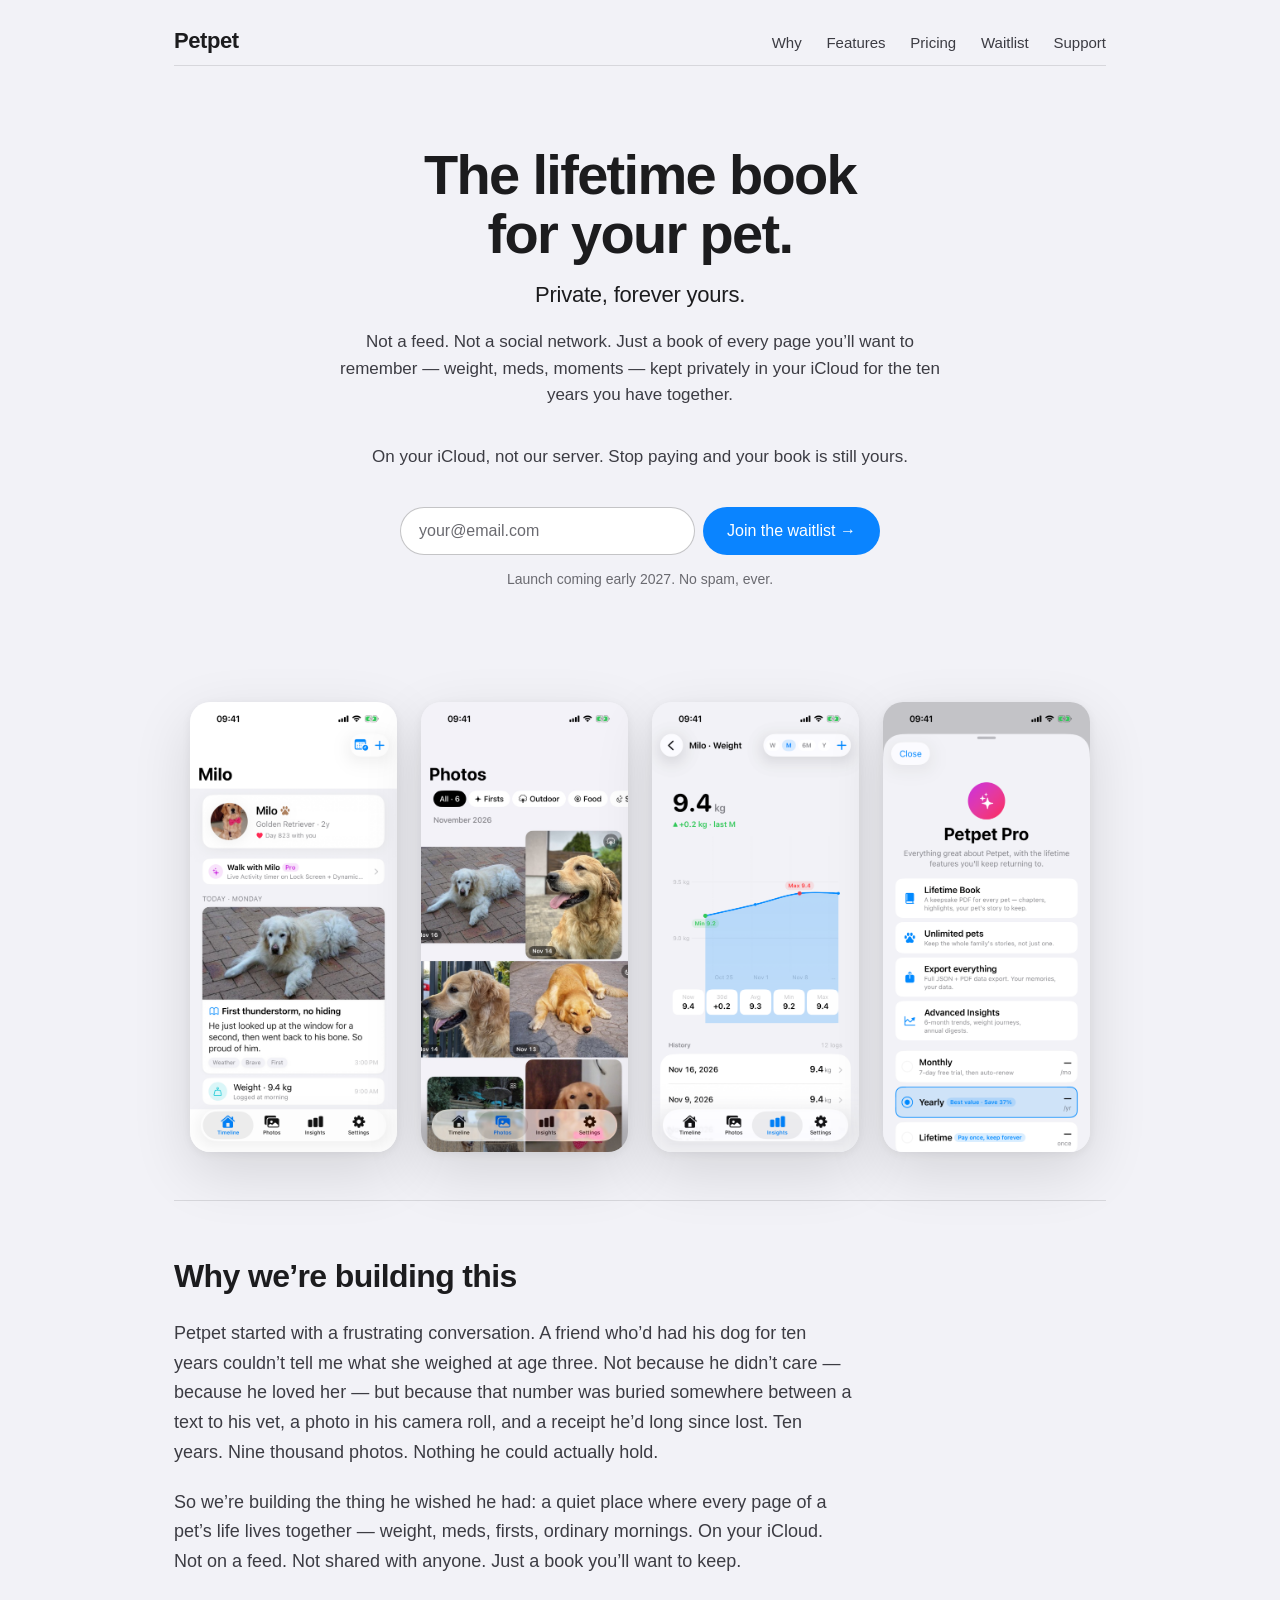
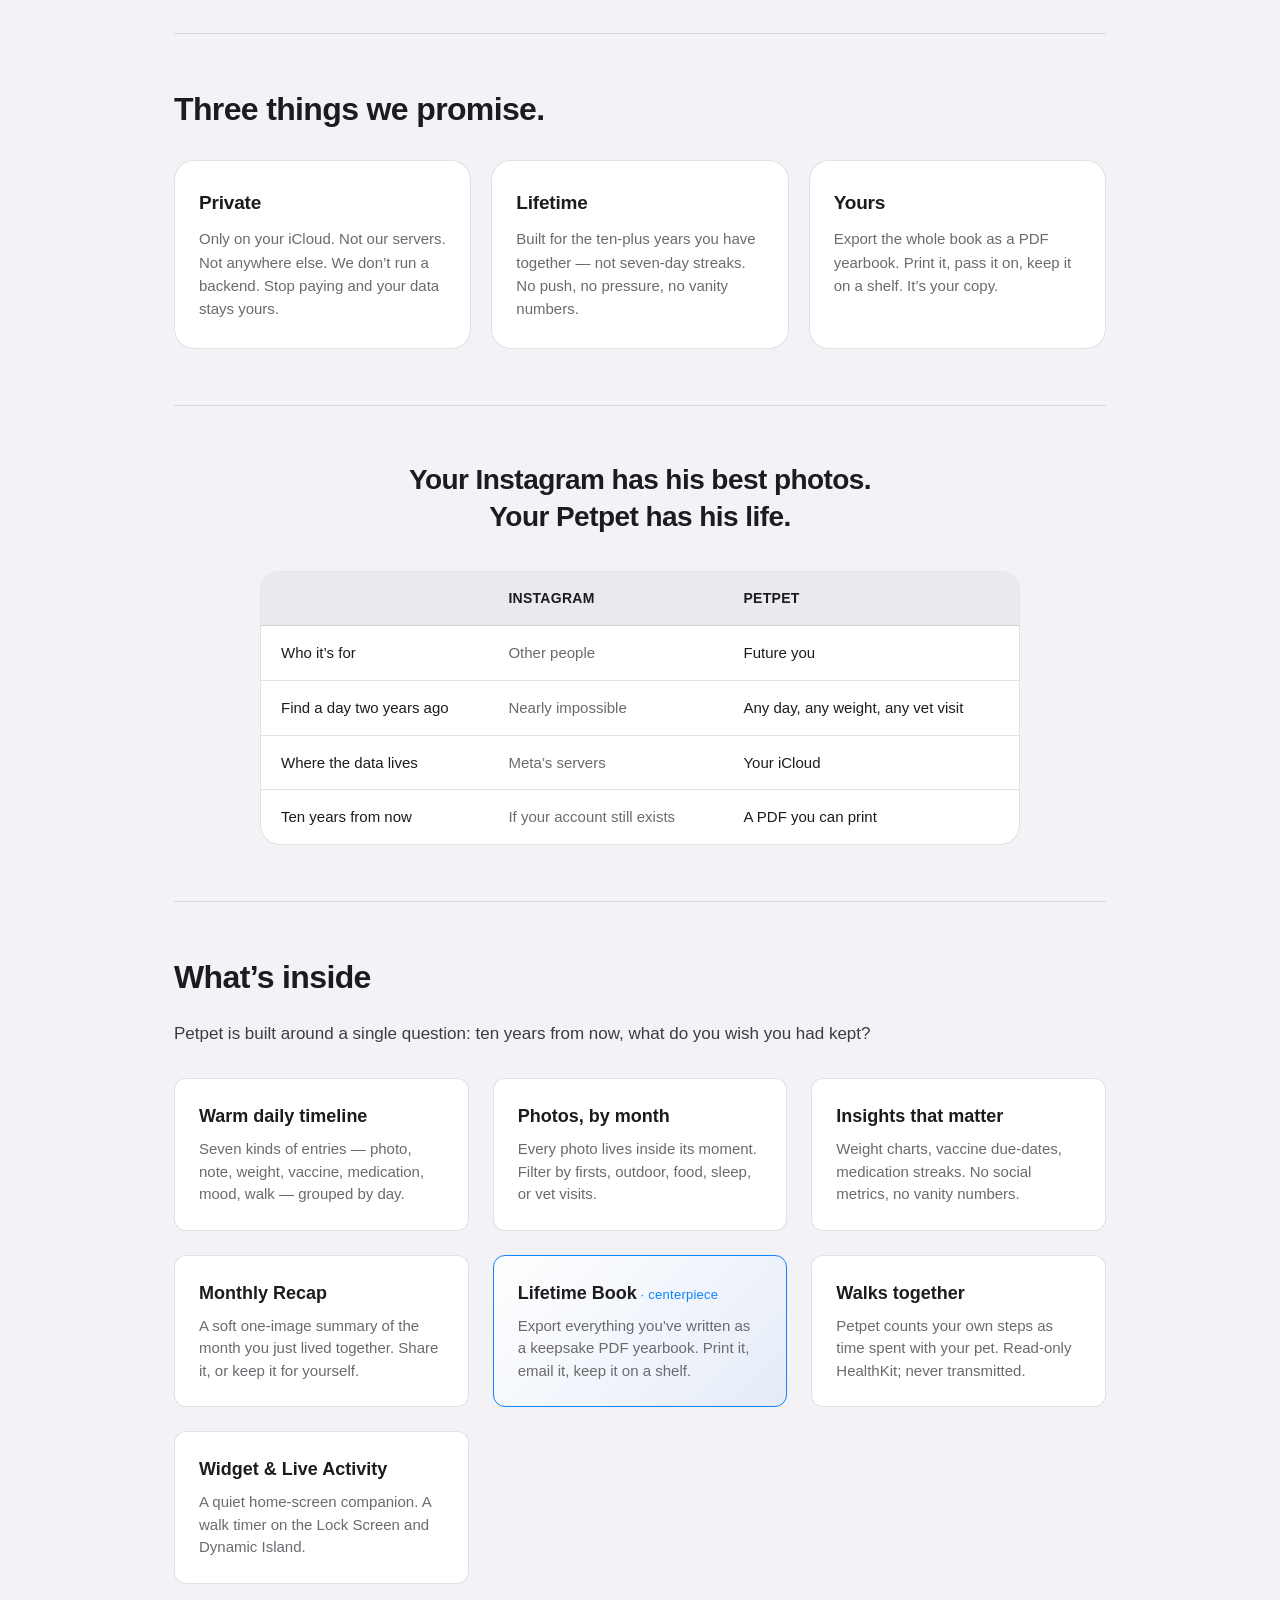
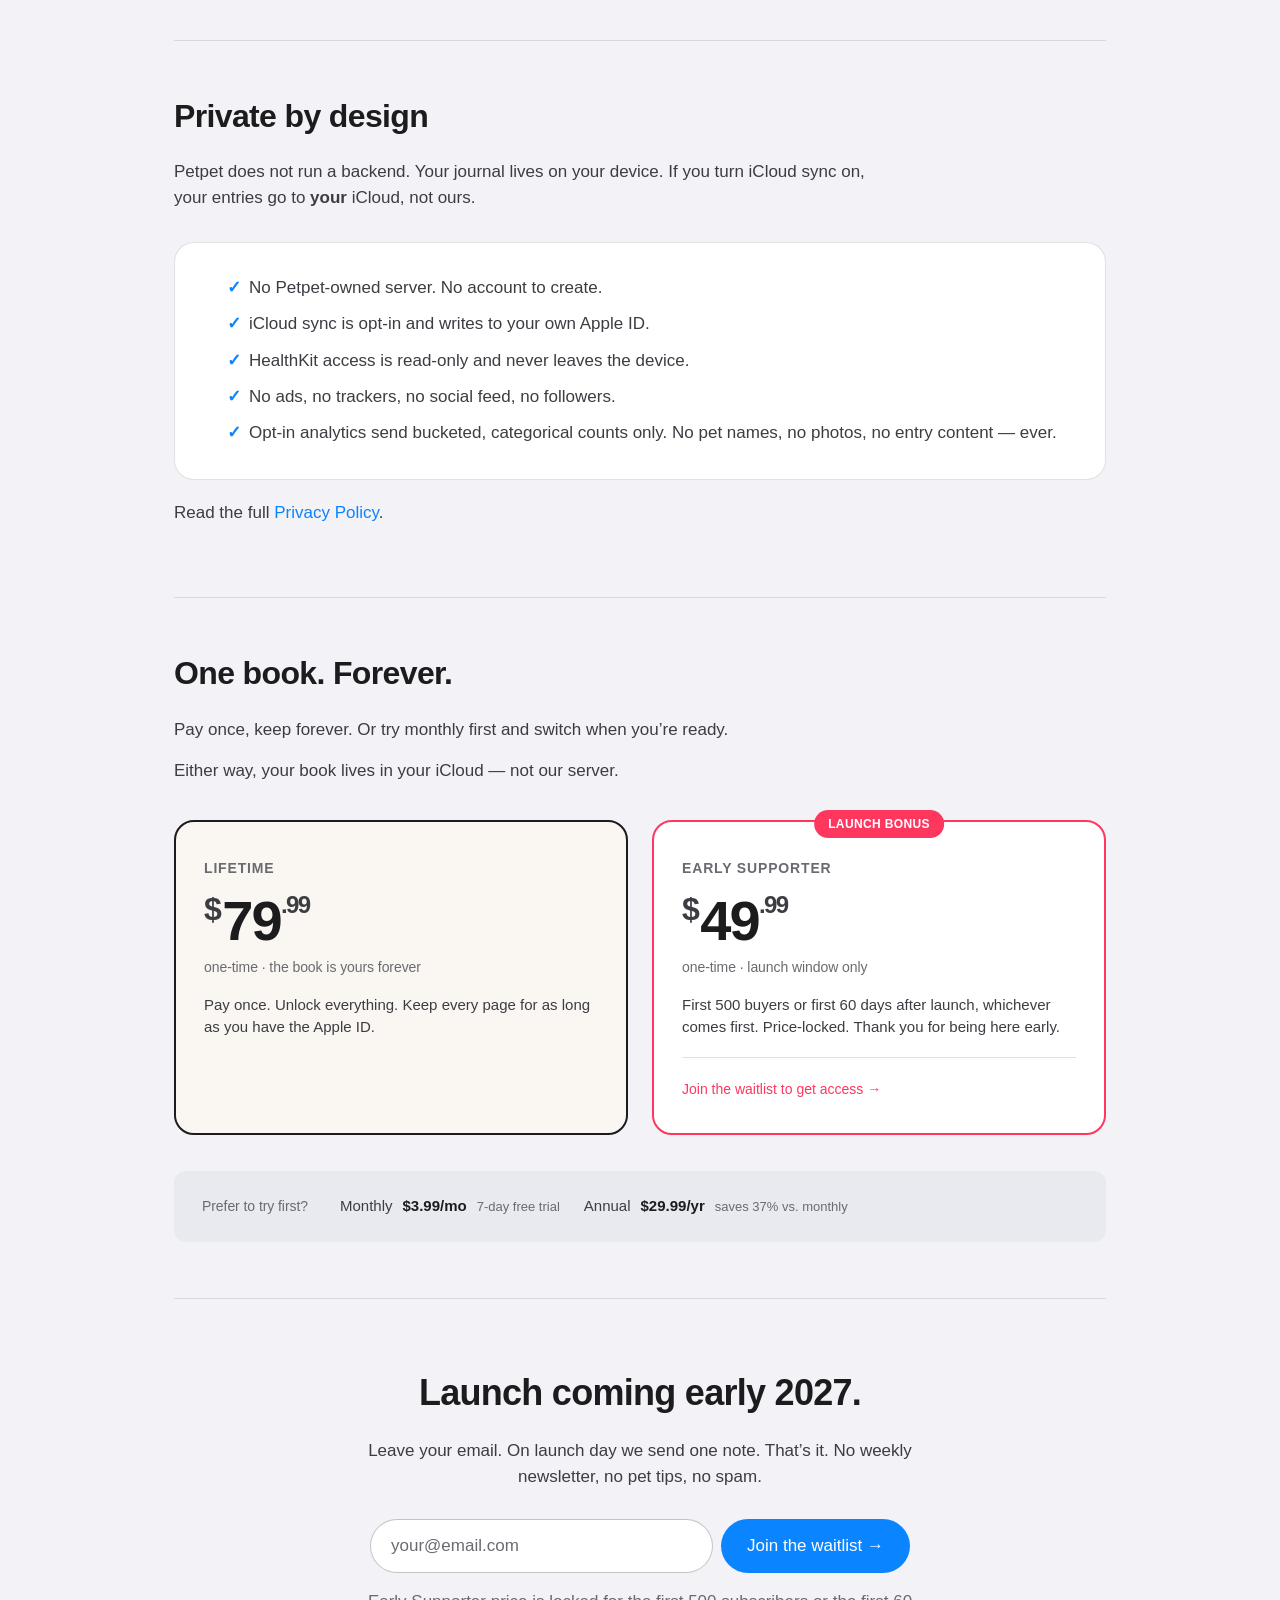
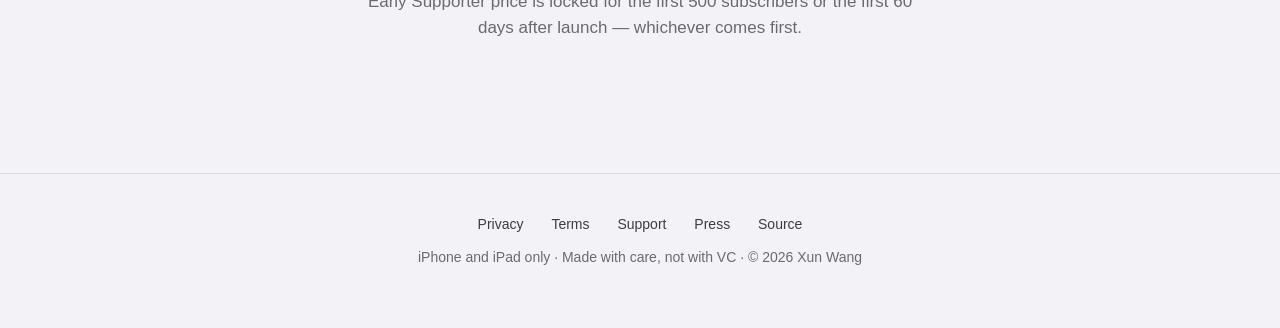
<file: index.html>
<!DOCTYPE html>
<html lang="en">
<head>
  <meta charset="UTF-8" />
  <meta name="viewport" content="width=device-width, initial-scale=1.0" />
  <title>Petpet — the lifetime book for your pet</title>
  <meta name="description" content="The lifetime book for your pet. Private, forever yours. Not a feed. Just a quiet place for every page of their life — kept on your iCloud, for the ten years you share." />

  <link rel="canonical" href="https://petpet-app.pages.dev/" />
  <meta name="robots" content="index,follow" />
  <meta name="author" content="Xun Wang" />
  <meta name="keywords" content="pet journal, pet diary, pet book, pet memorial, pet keepsake, dog diary, cat journal, pet weight tracker, pet vaccine tracker, pet medication log, pet health journal, private pet app" />

  <!-- Open Graph · Facebook / LinkedIn / Messenger / Discord -->
  <meta property="og:site_name" content="Petpet" />
  <meta property="og:title" content="Petpet — the lifetime book for your pet" />
  <meta property="og:description" content="The lifetime book for your pet. Private, forever yours. Not a feed. Just a quiet place for every page of their life — kept on your iCloud, for the ten years you share." />
  <meta property="og:type" content="website" />
  <meta property="og:locale" content="en_US" />
  <meta property="og:url" content="https://petpet-app.pages.dev/" />
  <meta property="og:image" content="https://petpet-app.pages.dev/assets/og-card.png" />
  <meta property="og:image:width" content="1200" />
  <meta property="og:image:height" content="630" />
  <meta property="og:image:alt" content="Petpet — the lifetime book for your pet. A sleeping cat curled up on an open book." />

  <!-- Twitter Card -->
  <meta name="twitter:card" content="summary_large_image" />
  <meta name="twitter:title" content="Petpet — the lifetime book for your pet" />
  <meta name="twitter:description" content="The lifetime book for your pet. Private, forever yours. Not a feed. Just a quiet place for every page of their life — kept on your iCloud, for the ten years you share." />
  <meta name="twitter:image" content="https://petpet-app.pages.dev/assets/og-card.png" />
  <meta name="twitter:image:alt" content="Petpet — the lifetime book for your pet. A sleeping cat curled up on an open book." />

  <!-- Apple / Safari -->
  <meta name="theme-color" content="#f2f2f7" media="(prefers-color-scheme: light)" />
  <meta name="theme-color" content="#000000" media="(prefers-color-scheme: dark)" />
  <meta name="apple-mobile-web-app-title" content="Petpet" />
  <meta name="application-name" content="Petpet" />
  <meta name="format-detection" content="telephone=no" />
  <link rel="icon" type="image/png" sizes="32x32" href="favicon-32.png" />
  <link rel="icon" type="image/png" sizes="192x192" href="icon-192.png" />
  <link rel="apple-touch-icon" sizes="180x180" href="apple-touch-icon.png" />

  <!-- Structured data · SoftwareApplication schema · helps Google rich results -->
  <script type="application/ld+json">
  {
    "@context": "https://schema.org",
    "@type": "MobileApplication",
    "name": "Petpet",
    "description": "The lifetime book for your pet. Private, forever yours. A quiet journal for every page of your pet's life — walks, weight, meds, ordinary moments — kept on your own iCloud, not on any server we operate.",
    "applicationCategory": "LifestyleApplication",
    "operatingSystem": "iOS 17+",
    "softwareVersion": "1.0.0",
    "url": "https://petpet-app.pages.dev/",
    "image": "https://petpet-app.pages.dev/assets/og-card.png",
    "author": {
      "@type": "Person",
      "name": "Xun Wang"
    },
    "offers": [
      {
        "@type": "Offer",
        "name": "Petpet Pro Monthly",
        "price": "3.99",
        "priceCurrency": "USD",
        "category": "subscription"
      },
      {
        "@type": "Offer",
        "name": "Petpet Pro Yearly",
        "price": "29.99",
        "priceCurrency": "USD",
        "category": "subscription"
      },
      {
        "@type": "Offer",
        "name": "Petpet Pro Lifetime",
        "price": "79.99",
        "priceCurrency": "USD",
        "category": "one-time"
      }
    ]
  }
  </script>

  <link rel="stylesheet" href="css/style.css" />
</head>
<body>
  <nav class="top">
    <div class="inner">
      <div class="brand"><a href="./">Petpet</a></div>
      <div class="links">
        <a href="#why">Why</a>
        <a href="#features">Features</a>
        <a href="#pricing">Pricing</a>
        <a href="#waitlist">Waitlist</a>
        <a href="support/">Support</a>
      </div>
    </div>
  </nav>

  <main>
    <!-- ────────────── HERO ────────────── -->
    <section class="hero">
      <h1>The lifetime book<br />for your pet.</h1>
      <p class="tagline">Private, forever yours.</p>
      <p class="sub-tagline">
        Not a feed. Not a social network. Just a book of every page
        you&rsquo;ll want to remember — weight, meds, moments —
        kept privately in your iCloud for the ten years you have together.
      </p>
      <p class="sub-tagline">
        On your iCloud, not our server. Stop paying and your book is
        still yours.
      </p>

      <!-- Buttondown waitlist form. -->
      <form
        class="waitlist-form"
        action="https://buttondown.com/api/emails/embed-subscribe/petpet"
        method="post"
        target="popupwindow"
        onsubmit="window.open('https://buttondown.com/petpet', 'popupwindow')"
      >
        <input
          type="email"
          name="email"
          id="bd-email-hero"
          placeholder="your@email.com"
          autocomplete="email"
          required
        />
        <input type="hidden" value="1" name="embed" />
        <button type="submit">Join the waitlist →</button>
      </form>
      <p class="waitlist-note">Launch coming early 2027. No spam, ever.</p>
    </section>

    <!-- ────────────── SCREENSHOTS ────────────── -->
    <div class="screens">
      <img src="assets/screen_timeline.png" alt="Milo's timeline with a thunderstorm entry and tags" />
      <img src="assets/screen_photos.jpg" alt="Photo library grouped by month with tag filters" />
      <img src="assets/screen_weight.png" alt="Weight detail view with min and max callouts and 12-month history" />
      <img src="assets/screen_paywall.png" alt="Petpet Pro paywall with Lifetime, Yearly, and Monthly options" />
    </div>

    <!-- ────────────── WHY ────────────── -->
    <section id="why">
      <h2>Why we&rsquo;re building this</h2>
      <p class="founder-note">
        Petpet started with a frustrating conversation. A friend who&rsquo;d
        had his dog for ten years couldn&rsquo;t tell me what she weighed at
        age three. Not because he didn&rsquo;t care — because he loved her —
        but because that number was buried somewhere between a text to his
        vet, a photo in his camera roll, and a receipt he&rsquo;d long since lost.
        Ten years. Nine thousand photos. Nothing he could actually hold.
      </p>
      <p class="founder-note">
        So we&rsquo;re building the thing he wished he had: a quiet place where
        every page of a pet&rsquo;s life lives together — weight, meds,
        firsts, ordinary mornings. On your iCloud. Not on a feed.
        Not shared with anyone. Just a book you&rsquo;ll want to keep.
      </p>
    </section>

    <!-- ────────────── THREE PILLARS ────────────── -->
    <section id="pillars">
      <h2>Three things we promise.</h2>
      <div class="pillars">
        <div class="pillar">
          <h3>Private</h3>
          <p>
            Only on your iCloud. Not our servers. Not anywhere else.
            We don&rsquo;t run a backend. Stop paying and your data
            stays yours.
          </p>
        </div>
        <div class="pillar">
          <h3>Lifetime</h3>
          <p>
            Built for the ten-plus years you have together — not seven-day
            streaks. No push, no pressure, no vanity numbers.
          </p>
        </div>
        <div class="pillar">
          <h3>Yours</h3>
          <p>
            Export the whole book as a PDF yearbook. Print it, pass it on,
            keep it on a shelf. It&rsquo;s your copy.
          </p>
        </div>
      </div>
    </section>

    <!-- ────────────── VS INSTAGRAM ────────────── -->
    <section id="vs-instagram">
      <h2>
        Your Instagram has his best photos.<br />
        Your Petpet has his life.
      </h2>
      <div class="comparison">
        <table>
          <thead>
            <tr>
              <th></th>
              <th>Instagram</th>
              <th>Petpet</th>
            </tr>
          </thead>
          <tbody>
            <tr>
              <td>Who it&rsquo;s for</td>
              <td>Other people</td>
              <td>Future you</td>
            </tr>
            <tr>
              <td>Find a day two years ago</td>
              <td>Nearly impossible</td>
              <td>Any day, any weight, any vet visit</td>
            </tr>
            <tr>
              <td>Where the data lives</td>
              <td>Meta&rsquo;s servers</td>
              <td>Your iCloud</td>
            </tr>
            <tr>
              <td>Ten years from now</td>
              <td>If your account still exists</td>
              <td>A PDF you can print</td>
            </tr>
          </tbody>
        </table>
      </div>
    </section>

    <!-- ────────────── FEATURES ────────────── -->
    <section id="features">
      <h2>What&rsquo;s inside</h2>
      <p>
        Petpet is built around a single question: ten years from now,
        what do you wish you had kept?
      </p>
      <div class="features">
        <div class="feature">
          <h3>Warm daily timeline</h3>
          <p>Seven kinds of entries — photo, note, weight, vaccine, medication, mood, walk — grouped by day.</p>
        </div>
        <div class="feature">
          <h3>Photos, by month</h3>
          <p>Every photo lives inside its moment. Filter by firsts, outdoor, food, sleep, or vet visits.</p>
        </div>
        <div class="feature">
          <h3>Insights that matter</h3>
          <p>Weight charts, vaccine due-dates, medication streaks. No social metrics, no vanity numbers.</p>
        </div>
        <div class="feature">
          <h3>Monthly Recap</h3>
          <p>A soft one-image summary of the month you just lived together. Share it, or keep it for yourself.</p>
        </div>
        <div class="feature featured">
          <h3>Lifetime Book</h3>
          <p>Export everything you&rsquo;ve written as a keepsake PDF yearbook. Print it, email it, keep it on a shelf.</p>
        </div>
        <div class="feature">
          <h3>Walks together</h3>
          <p>Petpet counts your own steps as time spent with your pet. Read-only HealthKit; never transmitted.</p>
        </div>
        <div class="feature">
          <h3>Widget &amp; Live Activity</h3>
          <p>A quiet home-screen companion. A walk timer on the Lock Screen and Dynamic Island.</p>
        </div>
      </div>
    </section>

    <!-- ────────────── PRIVACY ────────────── -->
    <section id="privacy">
      <h2>Private by design</h2>
      <p>
        Petpet does not run a backend. Your journal lives on your
        device. If you turn iCloud sync on, your entries go to
        <strong>your</strong> iCloud, not ours.
      </p>
      <div class="stance">
        <ul>
          <li>No Petpet-owned server. No account to create.</li>
          <li>iCloud sync is opt-in and writes to your own Apple ID.</li>
          <li>HealthKit access is read-only and never leaves the device.</li>
          <li>No ads, no trackers, no social feed, no followers.</li>
          <li>Opt-in analytics send bucketed, categorical counts only. No pet names, no photos, no entry content — ever.</li>
        </ul>
      </div>
      <p style="margin-top: 20px;">
        Read the full <a href="privacy/">Privacy Policy</a>.
      </p>
    </section>

    <!-- ────────────── PRICING ────────────── -->
    <section id="pricing">
      <h2>One book. Forever.</h2>
      <p>
        Pay once, keep forever. Or try monthly first and switch when
        you&rsquo;re ready.
      </p>
      <p>
        Either way, your book lives in your iCloud — not our server.
      </p>

      <div class="pricing-primary">
        <div class="price-card primary">
          <div class="plan-label">Lifetime</div>
          <div class="amount"><span class="currency">$</span>79<span class="cents">.99</span></div>
          <div class="period">one-time · the book is yours forever</div>
          <div class="note">
            Pay once. Unlock everything. Keep every page for as long
            as you have the Apple ID.
          </div>
        </div>

        <div class="price-card early-supporter">
          <div class="badge">Launch bonus</div>
          <div class="plan-label">Early Supporter</div>
          <div class="amount"><span class="currency">$</span>49<span class="cents">.99</span></div>
          <div class="period">one-time · launch window only</div>
          <div class="note">
            First 500 buyers or first 60 days after launch,
            whichever comes first. Price-locked. Thank you for
            being here early.
          </div>
          <div class="es-cta">
            <a href="#waitlist">Join the waitlist to get access &rarr;</a>
          </div>
        </div>
      </div>

      <div class="pricing-secondary">
        <div class="pricing-secondary-label">Prefer to try first?</div>
        <div class="pricing-secondary-rows">
          <div class="row">
            <span class="name">Monthly</span>
            <span class="price">$3.99/mo</span>
            <span class="meta">7-day free trial</span>
          </div>
          <div class="row">
            <span class="name">Annual</span>
            <span class="price">$29.99/yr</span>
            <span class="meta">saves 37% vs. monthly</span>
          </div>
        </div>
      </div>
    </section>

    <!-- ────────────── FINAL WAITLIST ────────────── -->
    <section id="waitlist" class="waitlist-final">
      <h2>Launch coming early 2027.</h2>
      <p>
        Leave your email. On launch day we send one note.
        That&rsquo;s it. No weekly newsletter, no pet tips, no spam.
      </p>
      <form
        class="waitlist-form large"
        action="https://buttondown.com/api/emails/embed-subscribe/petpet"
        method="post"
        target="popupwindow"
        onsubmit="window.open('https://buttondown.com/petpet', 'popupwindow')"
      >
        <input
          type="email"
          name="email"
          id="bd-email-final"
          placeholder="your@email.com"
          autocomplete="email"
          required
        />
        <input type="hidden" value="1" name="embed" />
        <button type="submit">Join the waitlist →</button>
      </form>
      <p class="waitlist-note">
        Early Supporter price is locked for the first 500 subscribers
        or the first 60 days after launch — whichever comes first.
      </p>
    </section>
  </main>

  <footer>
    <div class="links">
      <a href="privacy/">Privacy</a>
      <a href="terms/">Terms</a>
      <a href="support/">Support</a>
      <a href="press/">Press</a>
      <a href="https://github.com/same4869/app-160-Petpet">Source</a>
    </div>
    <div>iPhone and iPad only · Made with care, not with VC · © 2026 Xun Wang</div>
  </footer>
</body>
</html>
</file>
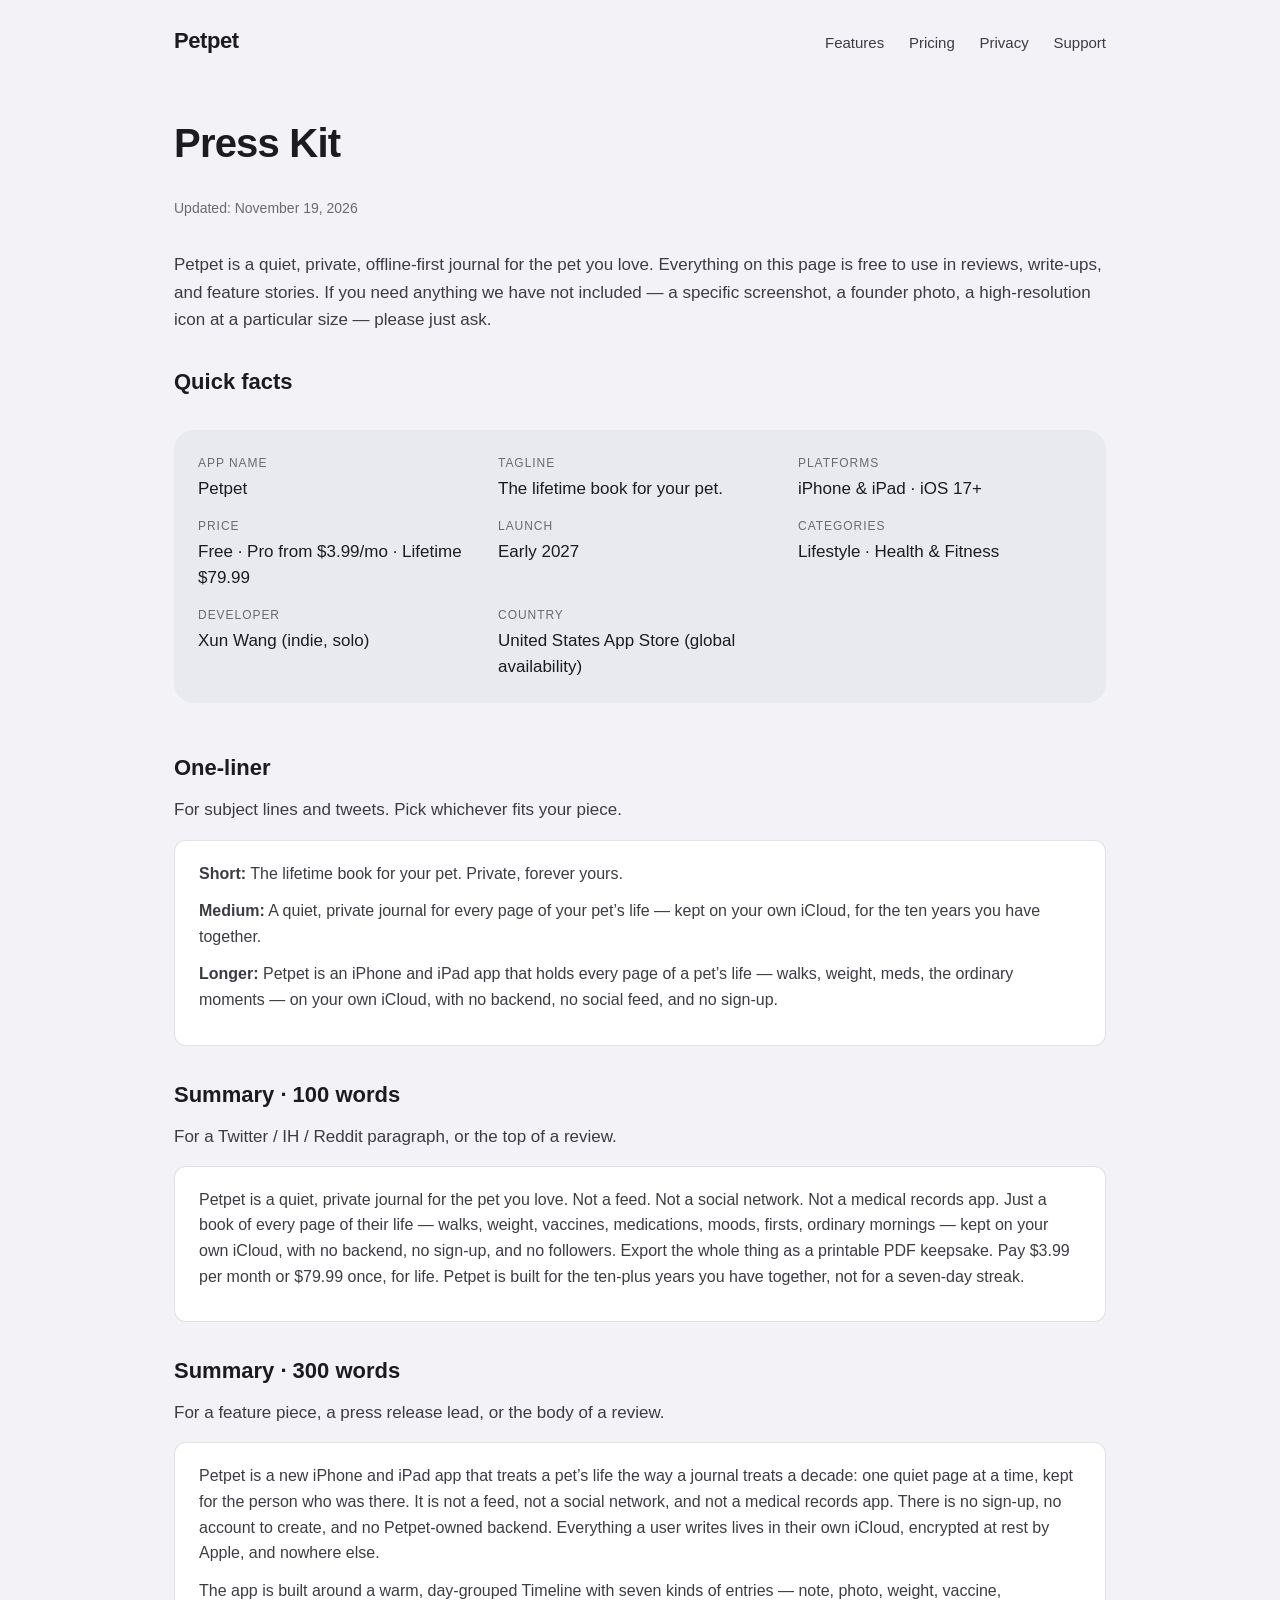
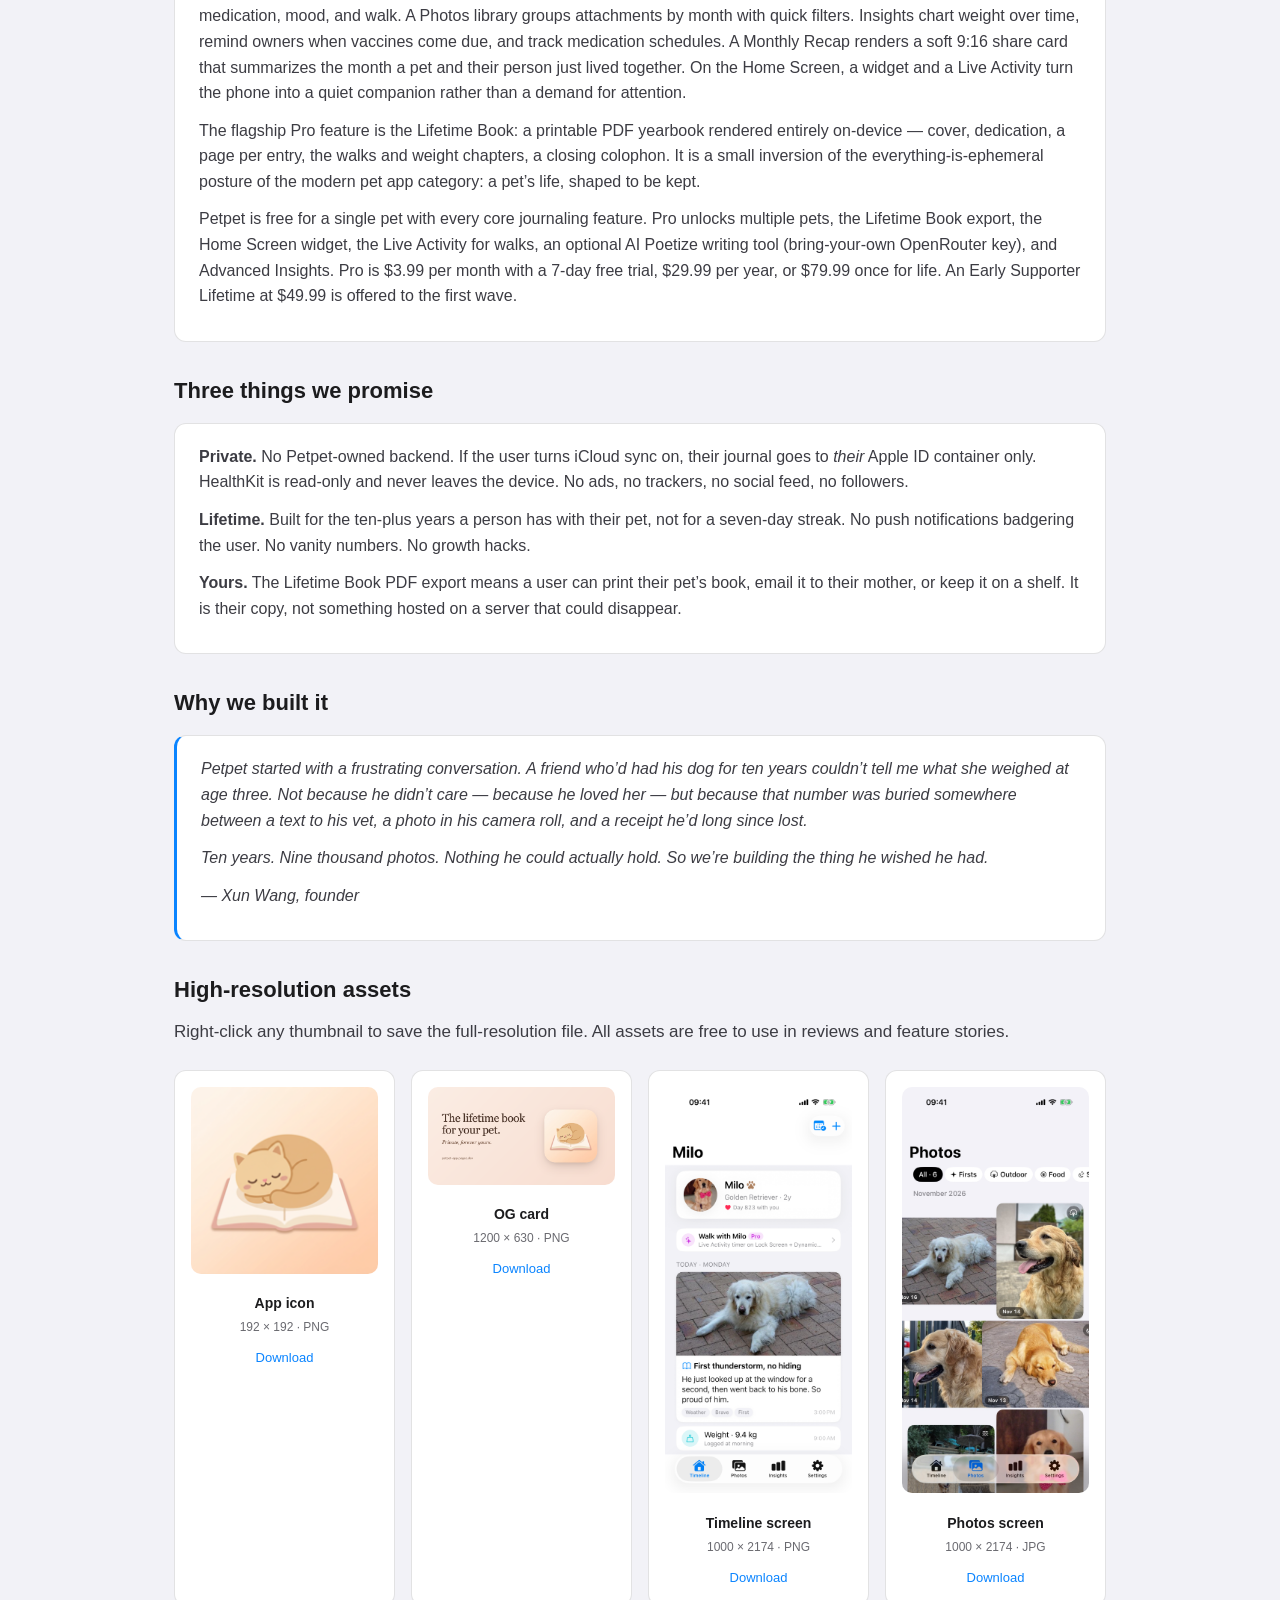
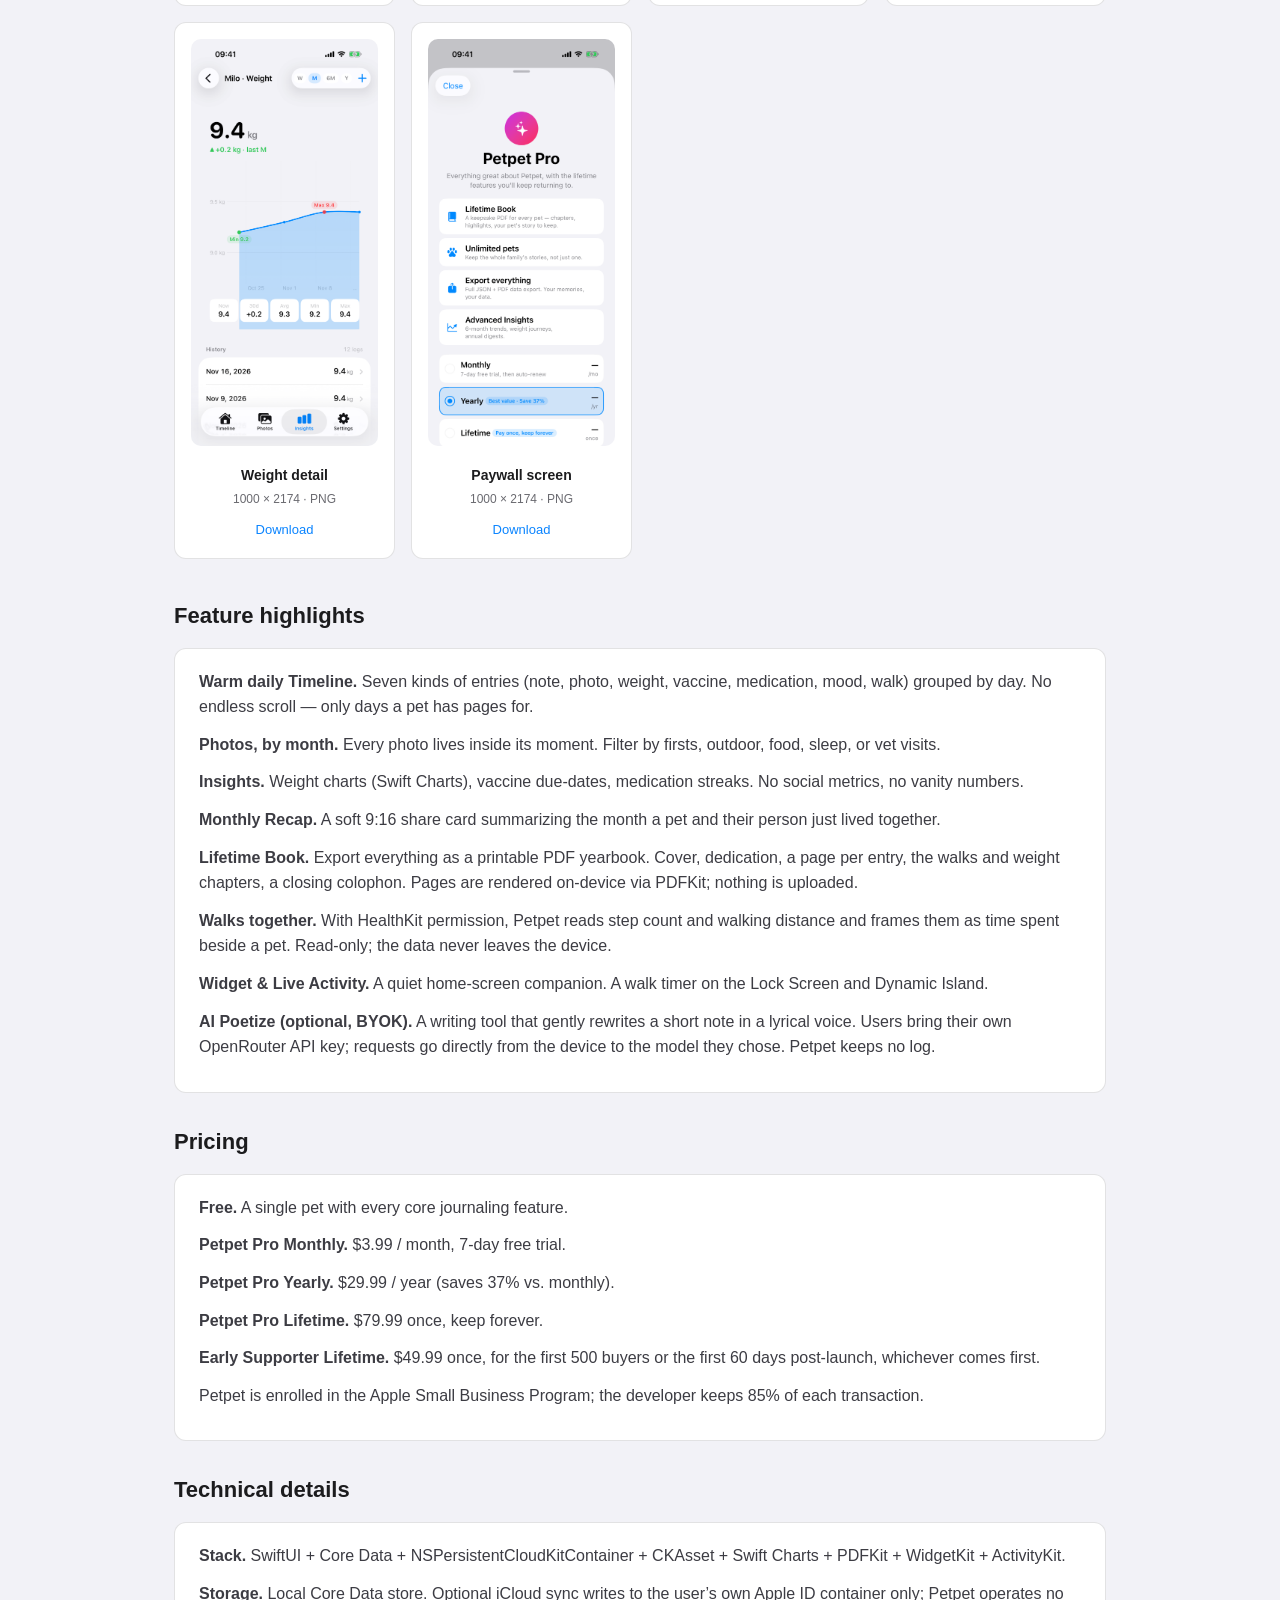
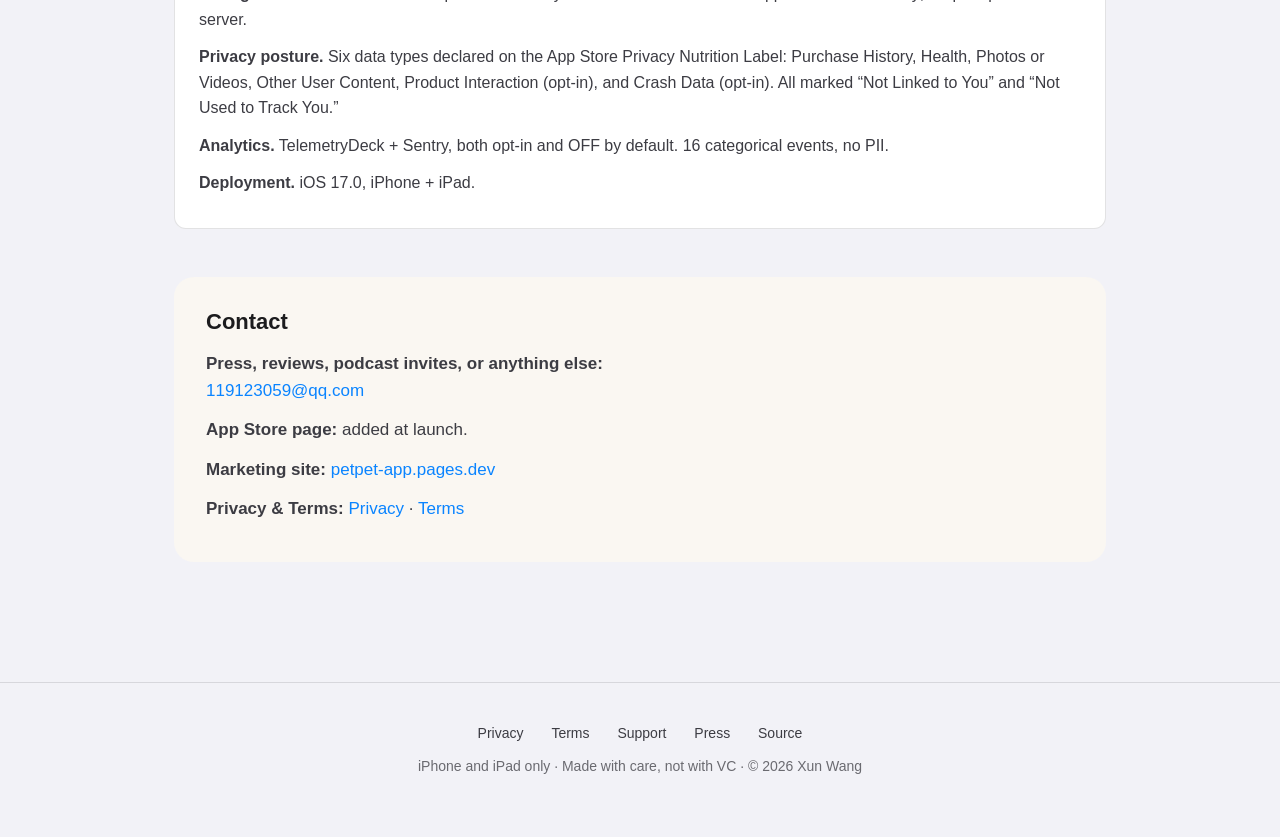
<file: press/index.html>
<!DOCTYPE html>
<html lang="en">
<head>
  <meta charset="UTF-8" />
  <meta name="viewport" content="width=device-width, initial-scale=1.0" />
  <title>Press Kit — Petpet</title>
  <meta name="description" content="Press kit for Petpet — the lifetime book for your pet. One-liner, summaries, high-resolution assets, feature highlights, and contact." />

  <link rel="canonical" href="https://petpet-app.pages.dev/press/" />
  <meta name="robots" content="index,follow" />

  <meta property="og:site_name" content="Petpet" />
  <meta property="og:title" content="Press Kit — Petpet" />
  <meta property="og:description" content="Press kit for Petpet — the lifetime book for your pet. One-liner, summaries, high-resolution assets, feature highlights, and contact." />
  <meta property="og:type" content="website" />
  <meta property="og:locale" content="en_US" />
  <meta property="og:url" content="https://petpet-app.pages.dev/press/" />
  <meta property="og:image" content="https://petpet-app.pages.dev/assets/og-card.png" />
  <meta property="og:image:width" content="1200" />
  <meta property="og:image:height" content="630" />
  <meta property="og:image:alt" content="Petpet — the lifetime book for your pet." />

  <meta name="twitter:card" content="summary_large_image" />
  <meta name="twitter:title" content="Press Kit — Petpet" />
  <meta name="twitter:description" content="One-liner, summaries, high-resolution assets, and contact for Petpet — the lifetime book for your pet." />
  <meta name="twitter:image" content="https://petpet-app.pages.dev/assets/og-card.png" />

  <meta name="theme-color" content="#f2f2f7" media="(prefers-color-scheme: light)" />
  <meta name="theme-color" content="#000000" media="(prefers-color-scheme: dark)" />
  <link rel="icon" type="image/png" sizes="32x32" href="../favicon-32.png" />
  <link rel="icon" type="image/png" sizes="192x192" href="../icon-192.png" />
  <link rel="apple-touch-icon" sizes="180x180" href="../apple-touch-icon.png" />
  <link rel="stylesheet" href="../css/style.css" />

  <style>
    /* Press-kit-only overrides. Keeps the rest of the site CSS untouched. */
    .press-facts {
      display: grid;
      grid-template-columns: repeat(auto-fit, minmax(220px, 1fr));
      gap: 16px;
      margin: 32px 0 48px;
      padding: 24px;
      background: var(--bg-tinted);
      border-radius: var(--radius-lg);
    }
    .press-facts dt {
      font-size: 12px;
      text-transform: uppercase;
      letter-spacing: 0.08em;
      color: var(--label-tertiary);
      margin-bottom: 4px;
    }
    .press-facts dd {
      font-size: 17px;
      color: var(--label-primary);
      font-weight: 500;
      margin: 0;
    }
    .copy-block {
      background: var(--bg-elevated);
      border: 1px solid var(--border);
      border-radius: var(--radius-md);
      padding: 20px 24px;
      margin: 16px 0 32px;
      font-size: 16px;
      line-height: 1.65;
      color: var(--label-primary);
    }
    .copy-block p + p { margin-top: 12px; }
    .copy-block.quote {
      font-style: italic;
      border-left: 3px solid var(--accent);
      color: var(--label-secondary);
    }
    .asset-grid {
      display: grid;
      grid-template-columns: repeat(auto-fit, minmax(200px, 1fr));
      gap: 16px;
      margin: 24px 0 40px;
    }
    .asset-card {
      background: var(--bg-elevated);
      border: 1px solid var(--border);
      border-radius: var(--radius-md);
      padding: 16px;
      text-align: center;
    }
    .asset-card img {
      max-width: 100%;
      height: auto;
      border-radius: 10px;
      margin-bottom: 12px;
      background: var(--bg-tinted);
    }
    .asset-card .asset-name {
      font-size: 14px;
      font-weight: 600;
      color: var(--label-primary);
      margin-bottom: 4px;
    }
    .asset-card .asset-meta {
      font-size: 12px;
      color: var(--label-tertiary);
      margin-bottom: 8px;
    }
    .asset-card a {
      display: inline-block;
      font-size: 13px;
      font-weight: 500;
      color: var(--accent);
      text-decoration: none;
    }
    .asset-card a:hover { text-decoration: underline; }
    .press-contact {
      background: var(--bg-warm);
      border-radius: var(--radius-lg);
      padding: 28px 32px;
      margin: 48px 0 32px;
    }
    .press-contact p + p { margin-top: 10px; }
  </style>
</head>
<body>
  <nav class="top">
    <div class="inner">
      <div class="brand"><a href="../">Petpet</a></div>
      <div class="links">
        <a href="../#features">Features</a>
        <a href="../#pricing">Pricing</a>
        <a href="../privacy/">Privacy</a>
        <a href="../support/">Support</a>
      </div>
    </div>
  </nav>

  <main>
    <article class="legal">
      <h1>Press Kit</h1>
      <p class="date">Updated: November 19, 2026</p>

      <p>
        Petpet is a quiet, private, offline-first journal for the pet
        you love. Everything on this page is free to use in reviews,
        write-ups, and feature stories. If you need anything we have
        not included &mdash; a specific screenshot, a founder photo, a
        high-resolution icon at a particular size &mdash; please just
        ask.
      </p>

      <!-- ───────── QUICK FACTS ───────── -->
      <h2>Quick facts</h2>

      <dl class="press-facts">
        <div>
          <dt>App name</dt>
          <dd>Petpet</dd>
        </div>
        <div>
          <dt>Tagline</dt>
          <dd>The lifetime book for your pet.</dd>
        </div>
        <div>
          <dt>Platforms</dt>
          <dd>iPhone &amp; iPad &middot; iOS 17+</dd>
        </div>
        <div>
          <dt>Price</dt>
          <dd>Free &middot; Pro from $3.99/mo &middot; Lifetime $79.99</dd>
        </div>
        <div>
          <dt>Launch</dt>
          <dd>Early 2027</dd>
        </div>
        <div>
          <dt>Categories</dt>
          <dd>Lifestyle &middot; Health &amp; Fitness</dd>
        </div>
        <div>
          <dt>Developer</dt>
          <dd>Xun Wang (indie, solo)</dd>
        </div>
        <div>
          <dt>Country</dt>
          <dd>United States App Store (global availability)</dd>
        </div>
      </dl>

      <!-- ───────── ONE-LINER ───────── -->
      <h2>One-liner</h2>
      <p>
        For subject lines and tweets. Pick whichever fits your piece.
      </p>

      <div class="copy-block">
        <p>
          <strong>Short:</strong> The lifetime book for your pet.
          Private, forever yours.
        </p>
        <p>
          <strong>Medium:</strong> A quiet, private journal for every
          page of your pet&rsquo;s life &mdash; kept on your own
          iCloud, for the ten years you have together.
        </p>
        <p>
          <strong>Longer:</strong> Petpet is an iPhone and iPad app
          that holds every page of a pet&rsquo;s life &mdash; walks,
          weight, meds, the ordinary moments &mdash; on your own
          iCloud, with no backend, no social feed, and no sign-up.
        </p>
      </div>

      <!-- ───────── 100-WORD ───────── -->
      <h2>Summary &middot; 100 words</h2>
      <p>For a Twitter / IH / Reddit paragraph, or the top of a review.</p>

      <div class="copy-block">
        <p>
          Petpet is a quiet, private journal for the pet you love. Not
          a feed. Not a social network. Not a medical records app.
          Just a book of every page of their life &mdash; walks,
          weight, vaccines, medications, moods, firsts, ordinary
          mornings &mdash; kept on your own iCloud, with no backend,
          no sign-up, and no followers. Export the whole thing as a
          printable PDF keepsake. Pay $3.99 per month or $79.99 once,
          for life. Petpet is built for the ten-plus years you have
          together, not for a seven-day streak.
        </p>
      </div>

      <!-- ───────── 300-WORD ───────── -->
      <h2>Summary &middot; 300 words</h2>
      <p>For a feature piece, a press release lead, or the body of a review.</p>

      <div class="copy-block">
        <p>
          Petpet is a new iPhone and iPad app that treats a pet&rsquo;s
          life the way a journal treats a decade: one quiet page at a
          time, kept for the person who was there. It is not a feed,
          not a social network, and not a medical records app. There
          is no sign-up, no account to create, and no Petpet-owned
          backend. Everything a user writes lives in their own iCloud,
          encrypted at rest by Apple, and nowhere else.
        </p>
        <p>
          The app is built around a warm, day-grouped Timeline with
          seven kinds of entries &mdash; note, photo, weight, vaccine,
          medication, mood, and walk. A Photos library groups
          attachments by month with quick filters. Insights chart
          weight over time, remind owners when vaccines come due, and
          track medication schedules. A Monthly Recap renders a soft
          9:16 share card that summarizes the month a pet and their
          person just lived together. On the Home Screen, a widget and
          a Live Activity turn the phone into a quiet companion rather
          than a demand for attention.
        </p>
        <p>
          The flagship Pro feature is the Lifetime Book: a printable
          PDF yearbook rendered entirely on-device &mdash; cover,
          dedication, a page per entry, the walks and weight chapters,
          a closing colophon. It is a small inversion of the
          everything-is-ephemeral posture of the modern pet app
          category: a pet&rsquo;s life, shaped to be kept.
        </p>
        <p>
          Petpet is free for a single pet with every core journaling
          feature. Pro unlocks multiple pets, the Lifetime Book export,
          the Home Screen widget, the Live Activity for walks, an
          optional AI Poetize writing tool (bring-your-own OpenRouter
          key), and Advanced Insights. Pro is $3.99 per month with a
          7-day free trial, $29.99 per year, or $79.99 once for life.
          An Early Supporter Lifetime at $49.99 is offered to the
          first wave.
        </p>
      </div>

      <!-- ───────── THREE PILLARS ───────── -->
      <h2>Three things we promise</h2>

      <div class="copy-block">
        <p>
          <strong>Private.</strong> No Petpet-owned backend. If the
          user turns iCloud sync on, their journal goes to <em>their</em>
          Apple ID container only. HealthKit is read-only and never
          leaves the device. No ads, no trackers, no social feed, no
          followers.
        </p>
        <p>
          <strong>Lifetime.</strong> Built for the ten-plus years a
          person has with their pet, not for a seven-day streak. No
          push notifications badgering the user. No vanity numbers.
          No growth hacks.
        </p>
        <p>
          <strong>Yours.</strong> The Lifetime Book PDF export means a
          user can print their pet&rsquo;s book, email it to their
          mother, or keep it on a shelf. It is their copy, not
          something hosted on a server that could disappear.
        </p>
      </div>

      <!-- ───────── FOUNDER NOTE ───────── -->
      <h2>Why we built it</h2>

      <div class="copy-block quote">
        <p>
          Petpet started with a frustrating conversation. A friend
          who&rsquo;d had his dog for ten years couldn&rsquo;t tell me
          what she weighed at age three. Not because he didn&rsquo;t
          care &mdash; because he loved her &mdash; but because that
          number was buried somewhere between a text to his vet, a
          photo in his camera roll, and a receipt he&rsquo;d long
          since lost.
        </p>
        <p>
          Ten years. Nine thousand photos. Nothing he could actually
          hold. So we&rsquo;re building the thing he wished he had.
        </p>
        <p>
          &mdash; Xun Wang, founder
        </p>
      </div>

      <!-- ───────── ASSETS ───────── -->
      <h2>High-resolution assets</h2>
      <p>
        Right-click any thumbnail to save the full-resolution file.
        All assets are free to use in reviews and feature stories.
      </p>

      <div class="asset-grid">
        <div class="asset-card">
          <img src="../icon-192.png" alt="Petpet app icon · Sleeping Cat on Book" />
          <div class="asset-name">App icon</div>
          <div class="asset-meta">192 &times; 192 &middot; PNG</div>
          <a href="../icon-192.png" download>Download</a>
        </div>
        <div class="asset-card">
          <img src="../assets/og-card.png" alt="Petpet OG card · The lifetime book for your pet." />
          <div class="asset-name">OG card</div>
          <div class="asset-meta">1200 &times; 630 &middot; PNG</div>
          <a href="../assets/og-card.png" download>Download</a>
        </div>
        <div class="asset-card">
          <img src="../assets/screen_timeline.png" alt="Petpet Timeline screen" />
          <div class="asset-name">Timeline screen</div>
          <div class="asset-meta">1000 &times; 2174 &middot; PNG</div>
          <a href="../assets/screen_timeline.png" download>Download</a>
        </div>
        <div class="asset-card">
          <img src="../assets/screen_photos.jpg" alt="Petpet Photos screen" />
          <div class="asset-name">Photos screen</div>
          <div class="asset-meta">1000 &times; 2174 &middot; JPG</div>
          <a href="../assets/screen_photos.jpg" download>Download</a>
        </div>
        <div class="asset-card">
          <img src="../assets/screen_weight.png" alt="Petpet Weight detail screen" />
          <div class="asset-name">Weight detail</div>
          <div class="asset-meta">1000 &times; 2174 &middot; PNG</div>
          <a href="../assets/screen_weight.png" download>Download</a>
        </div>
        <div class="asset-card">
          <img src="../assets/screen_paywall.png" alt="Petpet Pro paywall screen" />
          <div class="asset-name">Paywall screen</div>
          <div class="asset-meta">1000 &times; 2174 &middot; PNG</div>
          <a href="../assets/screen_paywall.png" download>Download</a>
        </div>
      </div>

      <!-- ───────── FEATURES ───────── -->
      <h2>Feature highlights</h2>

      <div class="copy-block">
        <p>
          <strong>Warm daily Timeline.</strong> Seven kinds of entries
          (note, photo, weight, vaccine, medication, mood, walk)
          grouped by day. No endless scroll &mdash; only days a pet
          has pages for.
        </p>
        <p>
          <strong>Photos, by month.</strong> Every photo lives inside
          its moment. Filter by firsts, outdoor, food, sleep, or vet
          visits.
        </p>
        <p>
          <strong>Insights.</strong> Weight charts (Swift Charts),
          vaccine due-dates, medication streaks. No social metrics,
          no vanity numbers.
        </p>
        <p>
          <strong>Monthly Recap.</strong> A soft 9:16 share card
          summarizing the month a pet and their person just lived
          together.
        </p>
        <p>
          <strong>Lifetime Book.</strong> Export everything as a
          printable PDF yearbook. Cover, dedication, a page per entry,
          the walks and weight chapters, a closing colophon. Pages are
          rendered on-device via PDFKit; nothing is uploaded.
        </p>
        <p>
          <strong>Walks together.</strong> With HealthKit permission,
          Petpet reads step count and walking distance and frames them
          as time spent beside a pet. Read-only; the data never leaves
          the device.
        </p>
        <p>
          <strong>Widget &amp; Live Activity.</strong> A quiet
          home-screen companion. A walk timer on the Lock Screen and
          Dynamic Island.
        </p>
        <p>
          <strong>AI Poetize (optional, BYOK).</strong> A writing tool
          that gently rewrites a short note in a lyrical voice. Users
          bring their own OpenRouter API key; requests go directly from
          the device to the model they chose. Petpet keeps no log.
        </p>
      </div>

      <!-- ───────── PRICING ───────── -->
      <h2>Pricing</h2>

      <div class="copy-block">
        <p>
          <strong>Free.</strong> A single pet with every core
          journaling feature.
        </p>
        <p>
          <strong>Petpet Pro Monthly.</strong> $3.99 / month, 7-day
          free trial.
        </p>
        <p>
          <strong>Petpet Pro Yearly.</strong> $29.99 / year
          (saves 37% vs. monthly).
        </p>
        <p>
          <strong>Petpet Pro Lifetime.</strong> $79.99 once, keep
          forever.
        </p>
        <p>
          <strong>Early Supporter Lifetime.</strong> $49.99 once, for
          the first 500 buyers or the first 60 days post-launch,
          whichever comes first.
        </p>
        <p>
          Petpet is enrolled in the Apple Small Business Program; the
          developer keeps 85% of each transaction.
        </p>
      </div>

      <!-- ───────── TECHNICAL ───────── -->
      <h2>Technical details</h2>

      <div class="copy-block">
        <p>
          <strong>Stack.</strong> SwiftUI + Core Data +
          NSPersistentCloudKitContainer + CKAsset + Swift Charts +
          PDFKit + WidgetKit + ActivityKit.
        </p>
        <p>
          <strong>Storage.</strong> Local Core Data store. Optional
          iCloud sync writes to the user&rsquo;s own Apple ID
          container only; Petpet operates no server.
        </p>
        <p>
          <strong>Privacy posture.</strong> Six data types declared on
          the App Store Privacy Nutrition Label: Purchase History,
          Health, Photos or Videos, Other User Content, Product
          Interaction (opt-in), and Crash Data (opt-in). All marked
          &ldquo;Not Linked to You&rdquo; and &ldquo;Not Used to Track
          You.&rdquo;
        </p>
        <p>
          <strong>Analytics.</strong> TelemetryDeck + Sentry, both
          opt-in and OFF by default. 16 categorical events, no PII.
        </p>
        <p>
          <strong>Deployment.</strong> iOS 17.0, iPhone + iPad.
        </p>
      </div>

      <!-- ───────── CONTACT ───────── -->
      <div class="press-contact">
        <h2 style="margin-top:0;">Contact</h2>
        <p>
          <strong>Press, reviews, podcast invites, or anything else:</strong><br />
          <a href="mailto:119123059@qq.com?subject=Press%20inquiry%20for%20Petpet">
            119123059@qq.com
          </a>
        </p>
        <p>
          <strong>App Store page:</strong> added at launch.
        </p>
        <p>
          <strong>Marketing site:</strong>
          <a href="https://petpet-app.pages.dev/">petpet-app.pages.dev</a>
        </p>
        <p>
          <strong>Privacy &amp; Terms:</strong>
          <a href="../privacy/">Privacy</a> &middot;
          <a href="../terms/">Terms</a>
        </p>
      </div>
    </article>
  </main>

  <footer>
    <div class="links">
      <a href="../privacy/">Privacy</a>
      <a href="../terms/">Terms</a>
      <a href="../support/">Support</a>
      <a href="../press/">Press</a>
      <a href="https://github.com/same4869/app-160-Petpet">Source</a>
    </div>
    <div>iPhone and iPad only &middot; Made with care, not with VC &middot; &copy; 2026 Xun Wang</div>
  </footer>
</body>
</html>
</file>
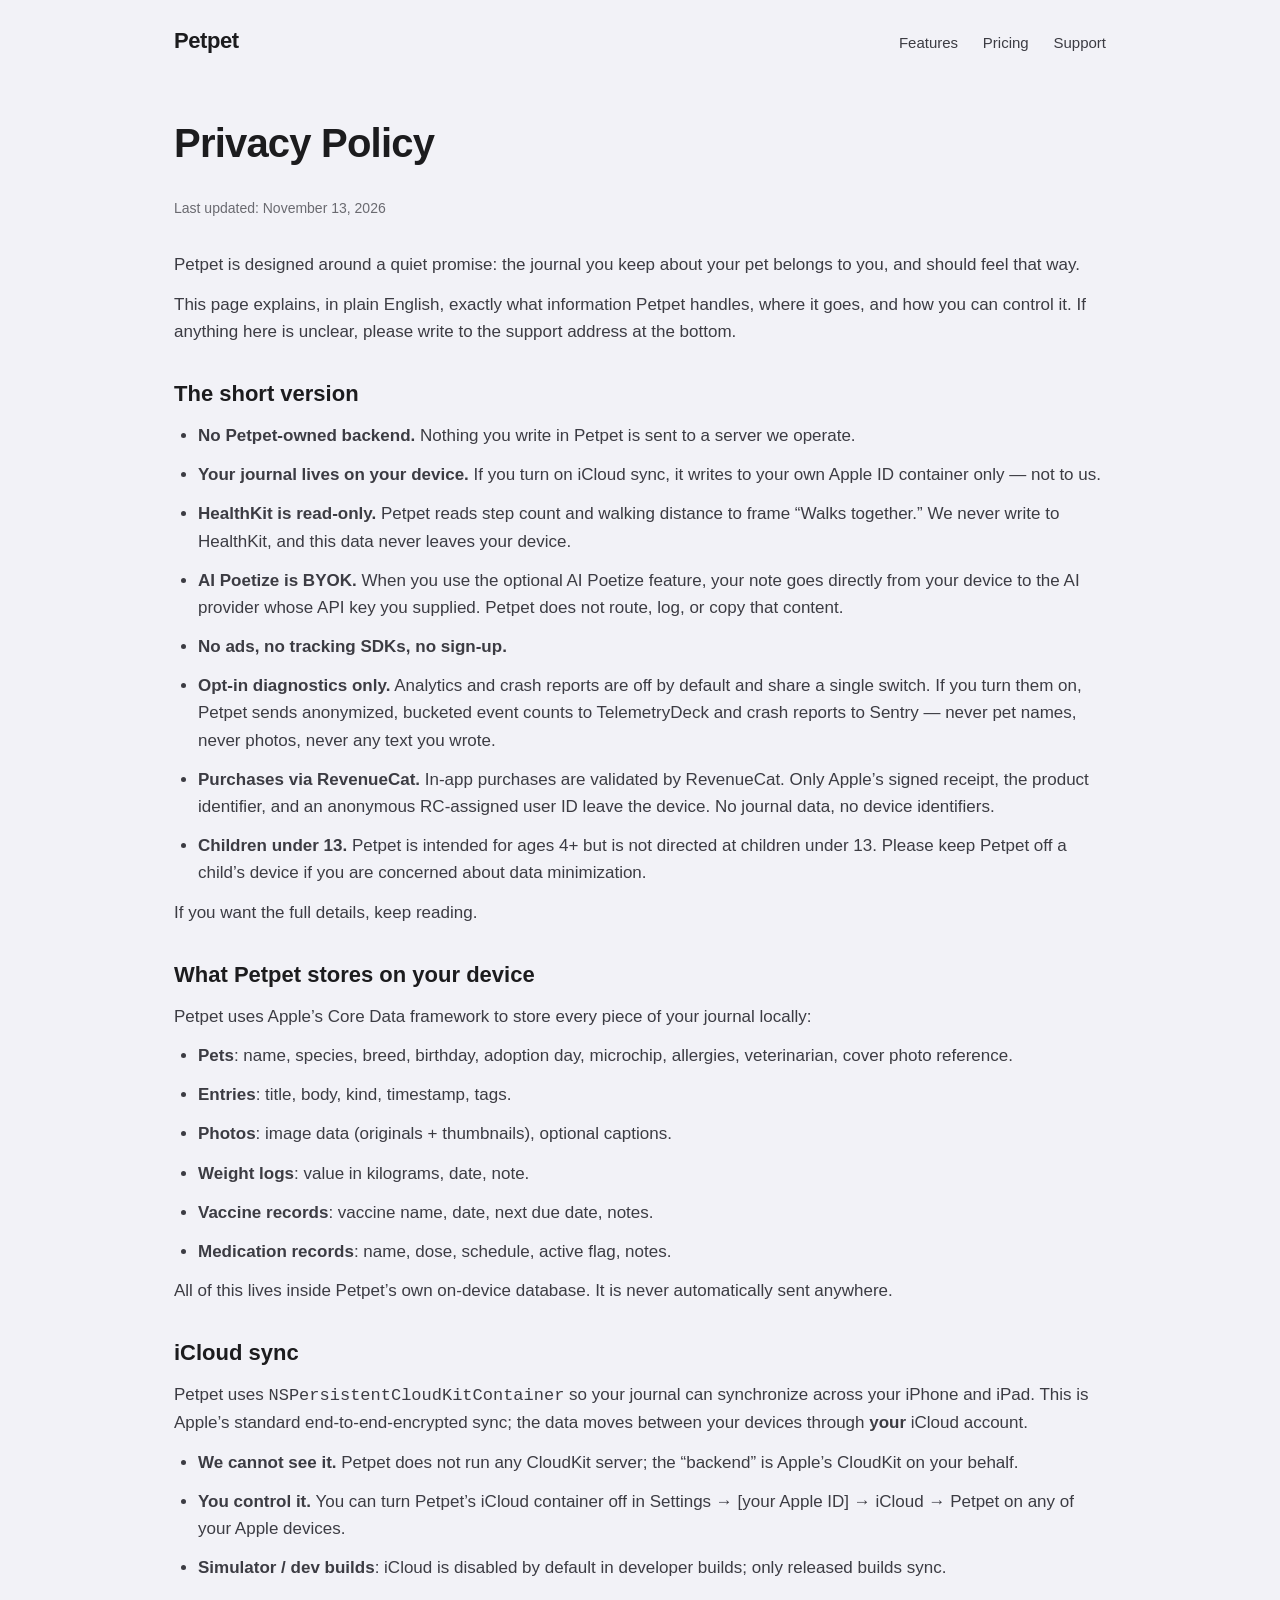
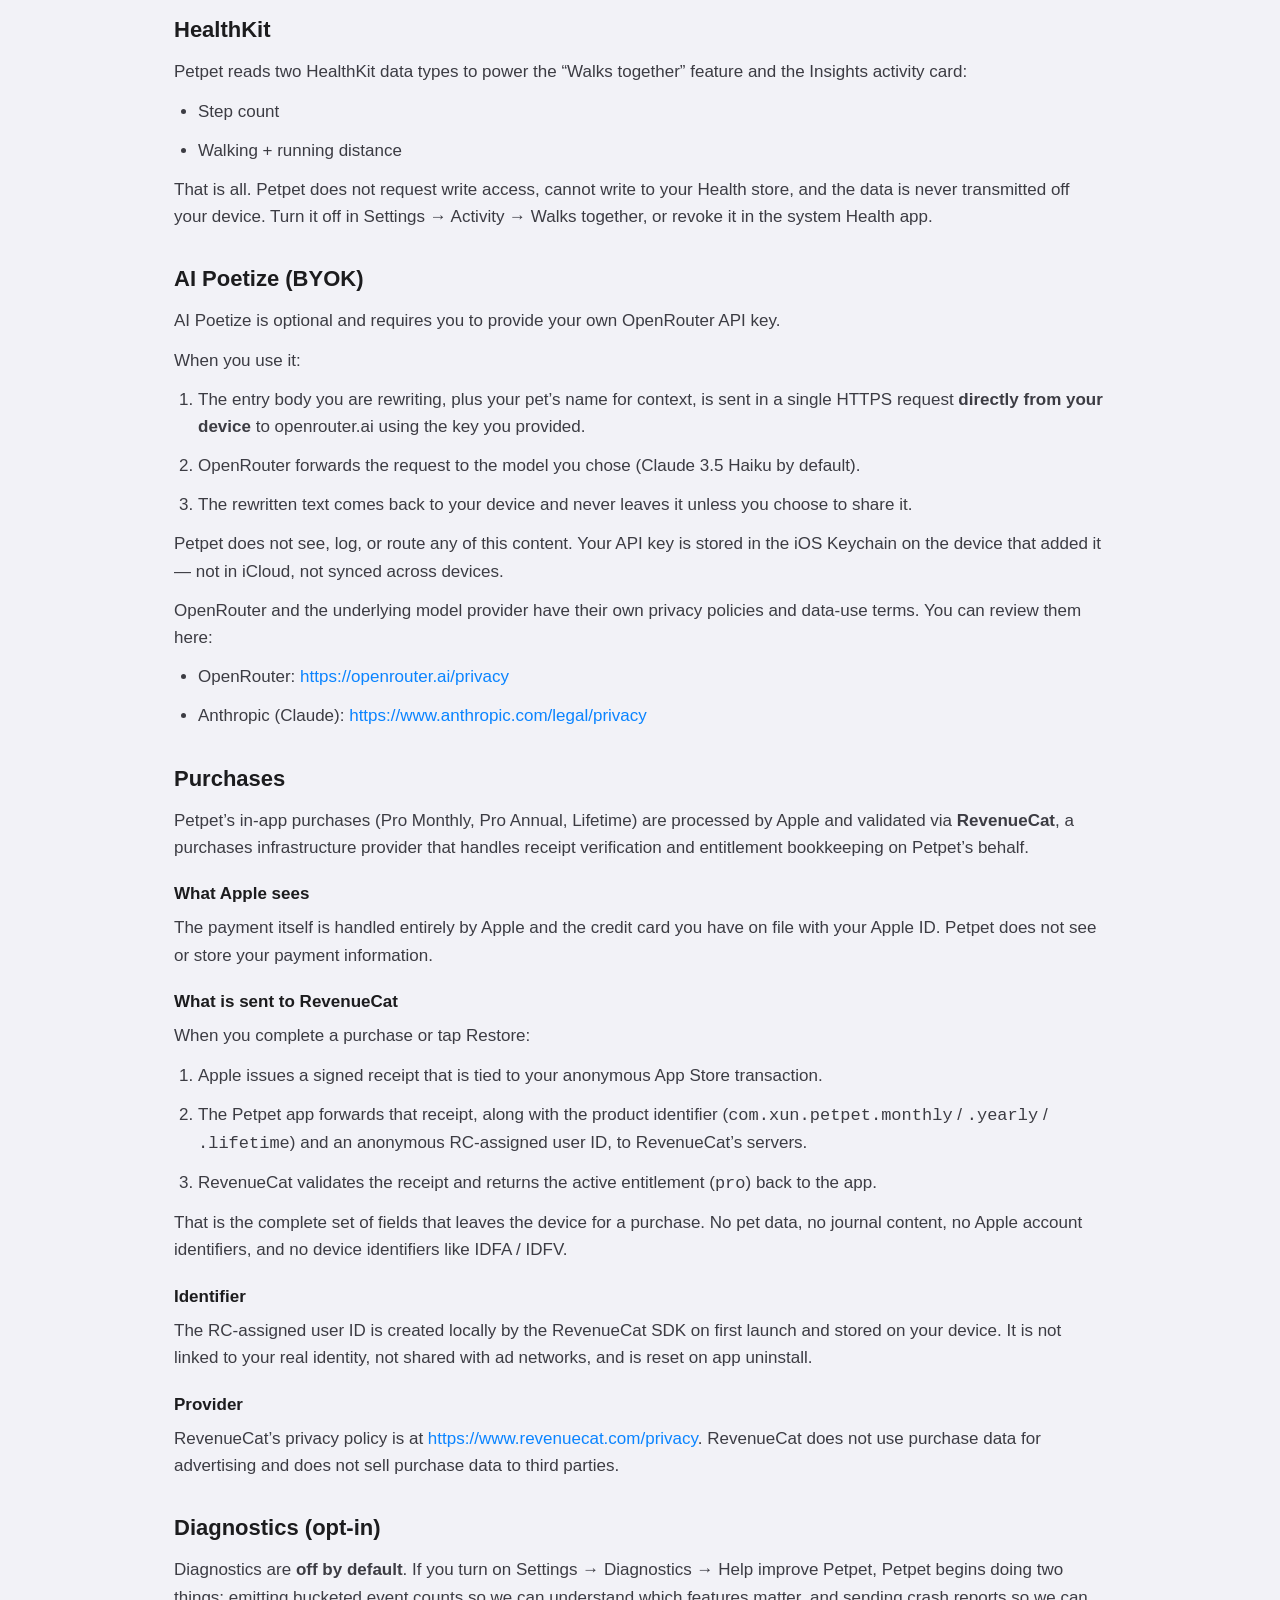
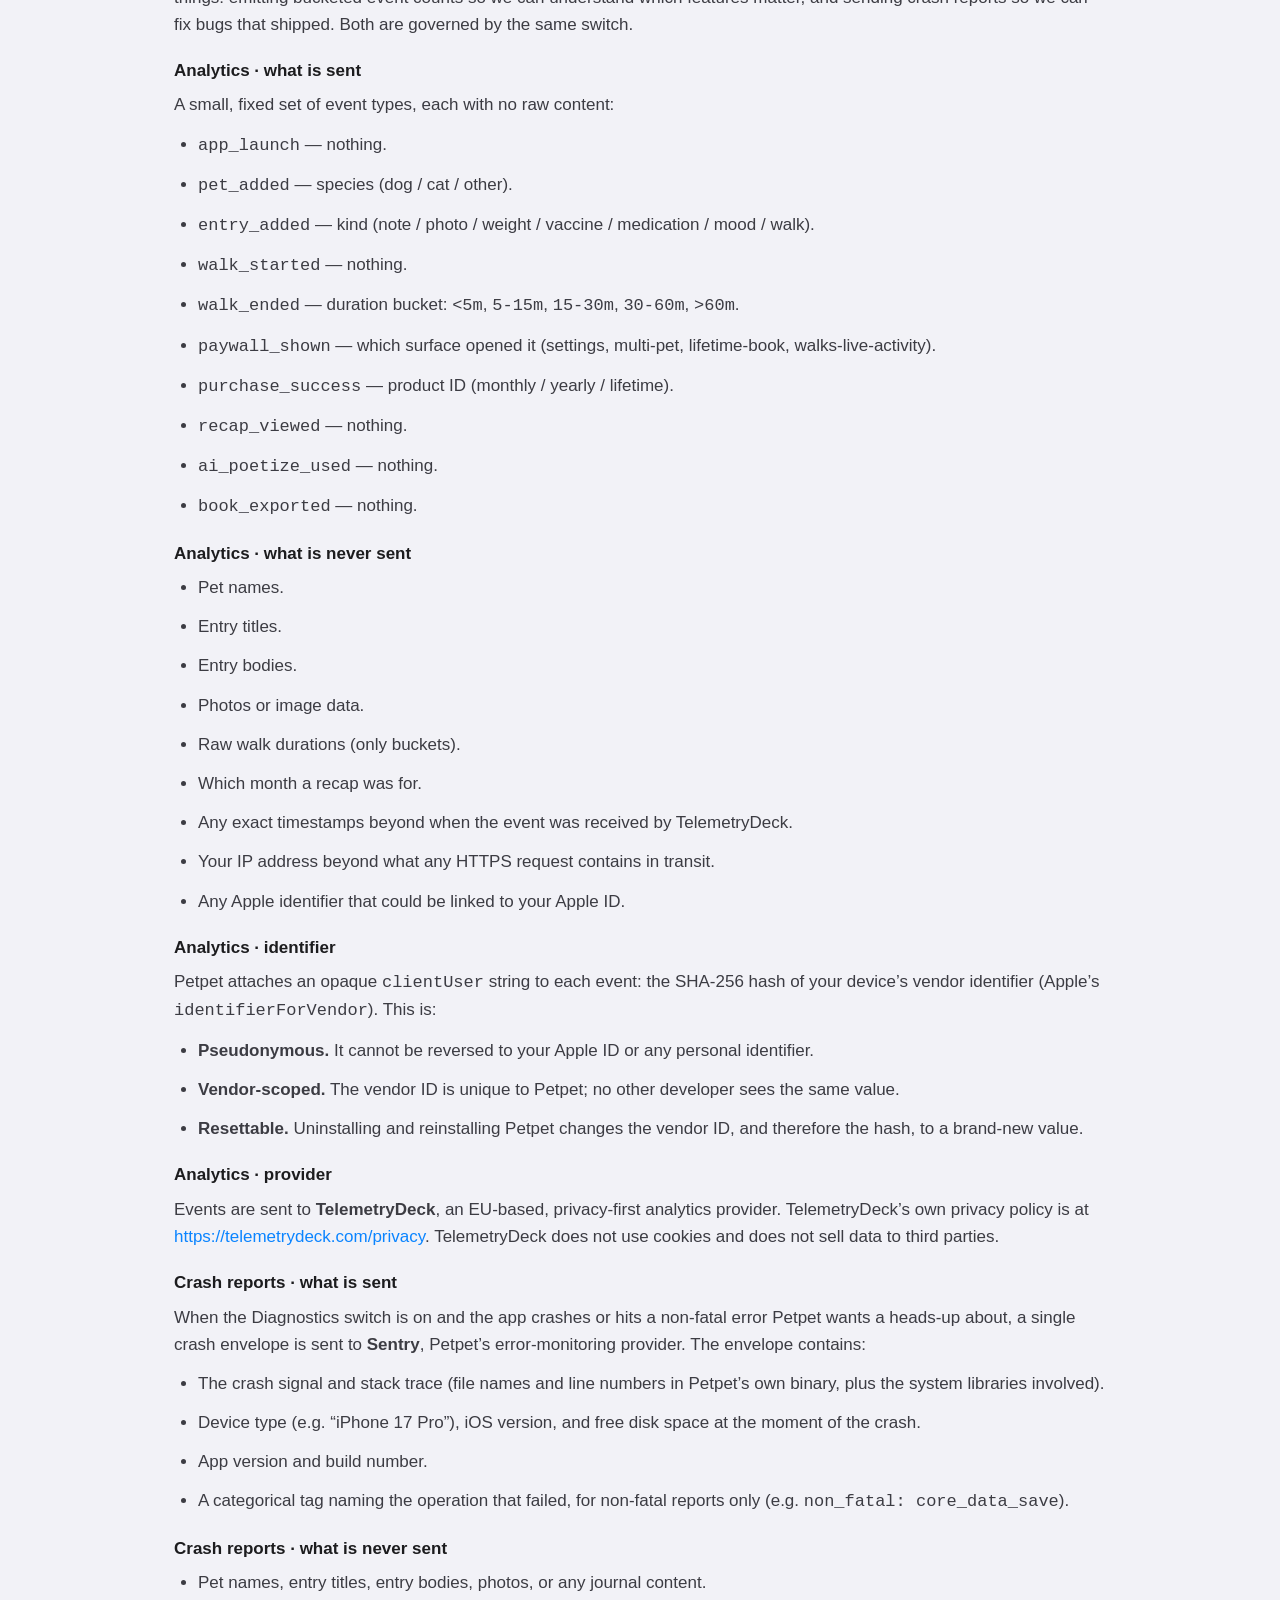
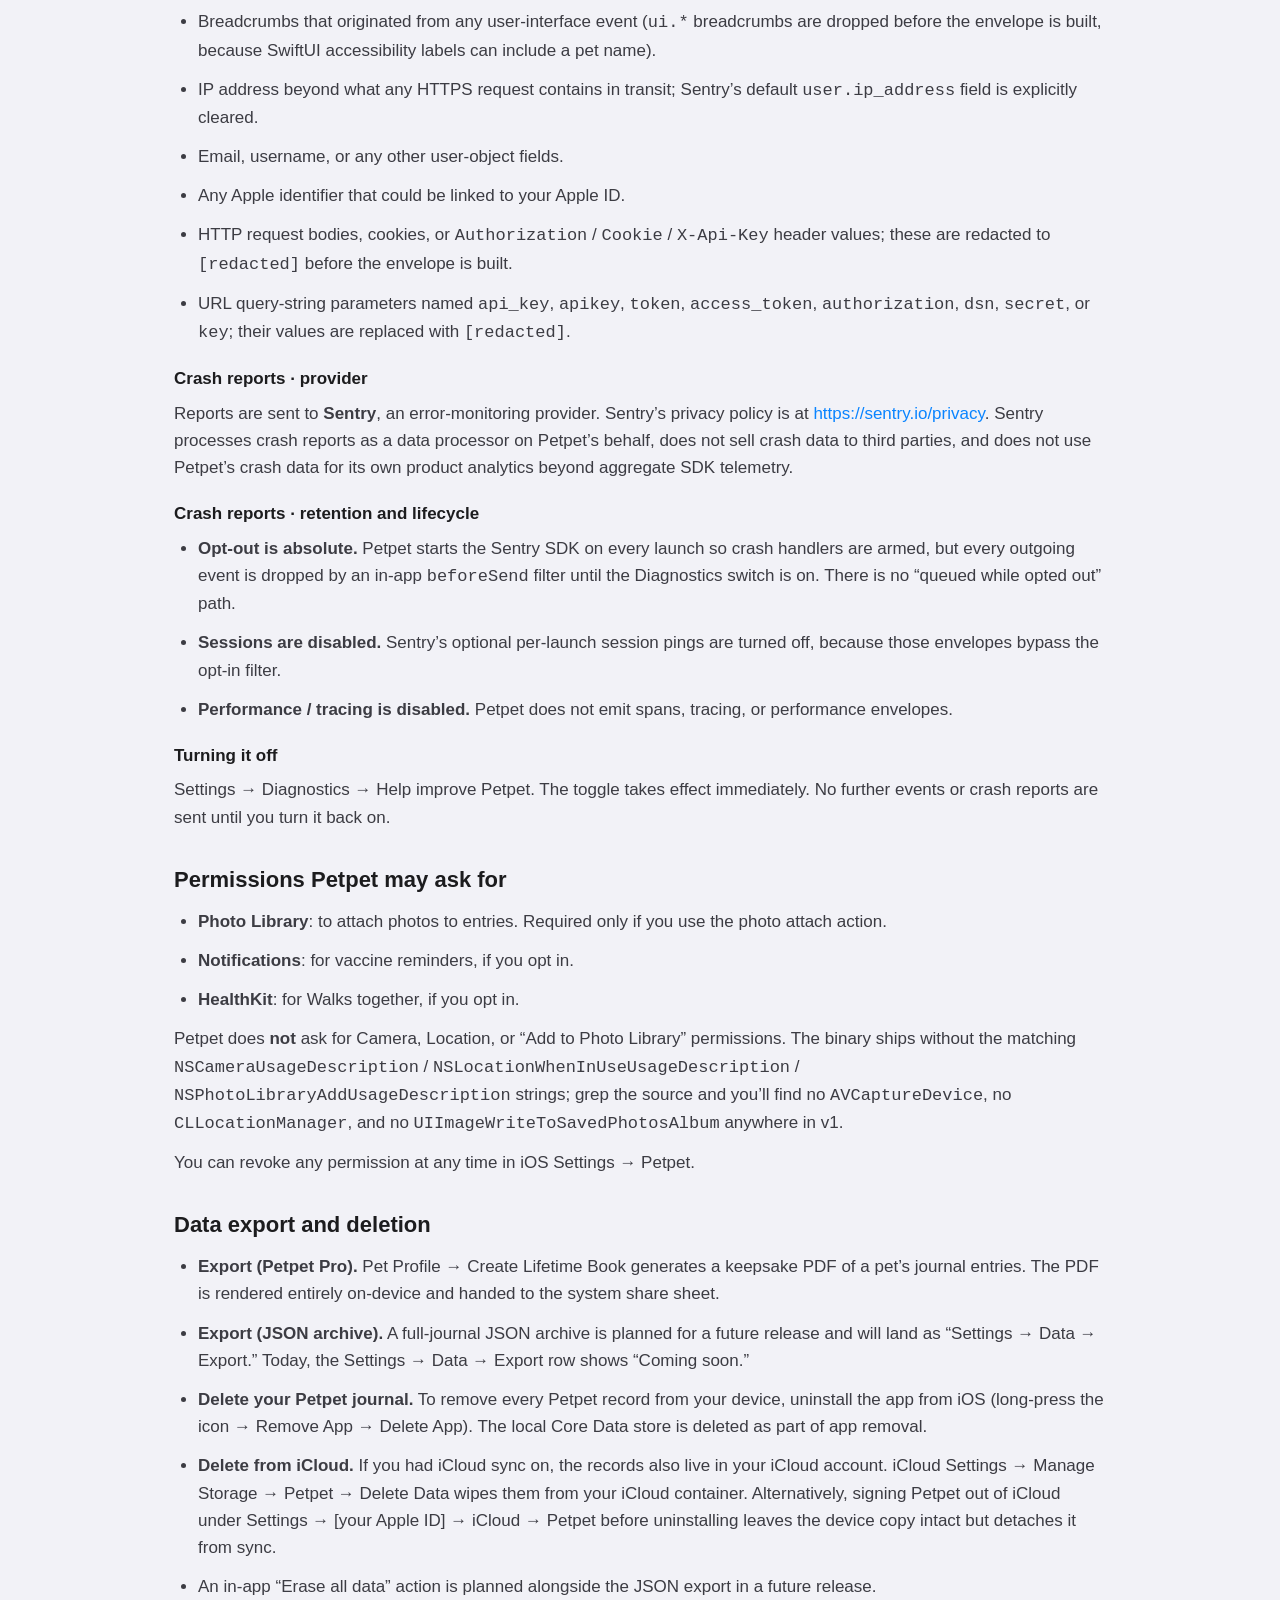
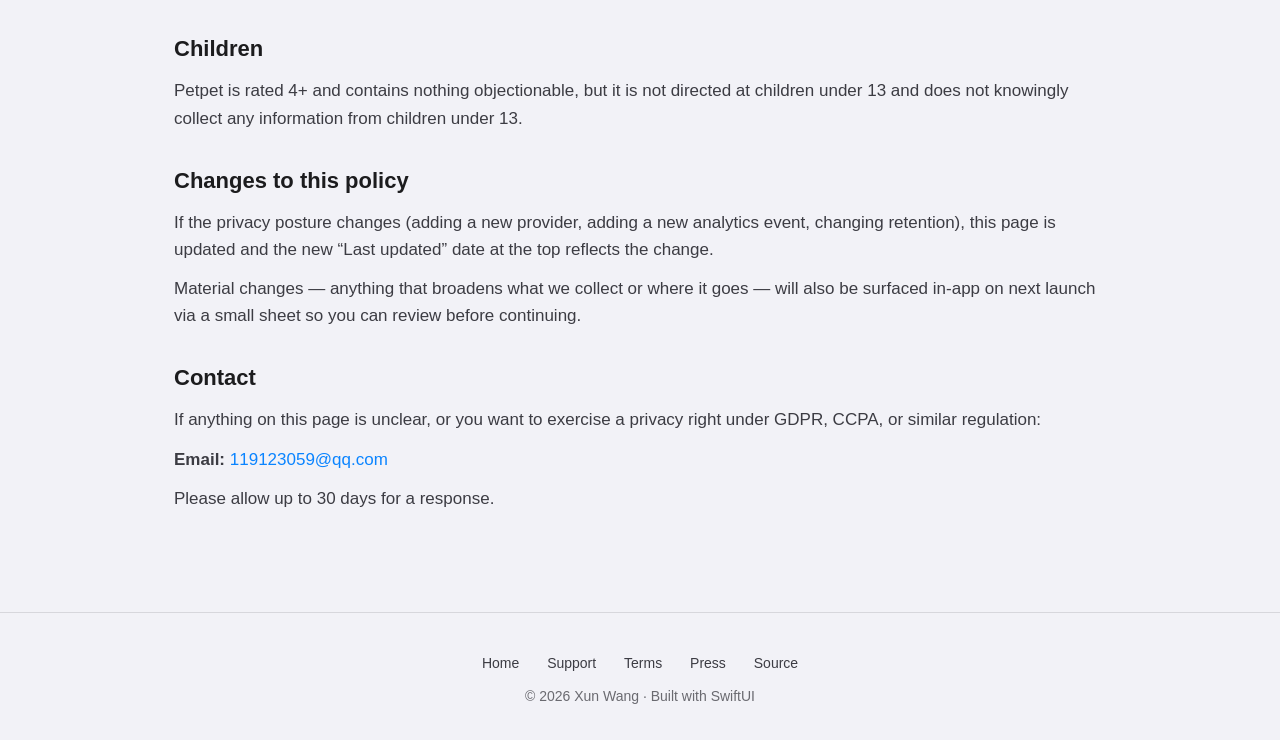
<file: privacy/index.html>
<!DOCTYPE html>
<html lang="en">
<head>
  <meta charset="UTF-8" />
  <meta name="viewport" content="width=device-width, initial-scale=1.0" />
  <title>Privacy Policy — Petpet</title>
  <meta name="description" content="How Petpet handles your data. No backend, HealthKit read-only, opt-in analytics, BYOK AI, purchases via RevenueCat." />
  <meta name="theme-color" content="#f2f2f7" media="(prefers-color-scheme: light)" />
  <meta name="theme-color" content="#000000" media="(prefers-color-scheme: dark)" />
  <link rel="icon" type="image/svg+xml" href="../favicon.svg" />
  <link rel="stylesheet" href="../css/style.css" />
</head>
<body>
  <nav class="top">
    <div class="inner">
      <div class="brand"><a href="../">Petpet</a></div>
      <div class="links">
        <a href="../#features">Features</a>
        <a href="../#pricing">Pricing</a>
        <a href="../support/">Support</a>
      </div>
    </div>
  </nav>

  <main>
    <article class="legal">
      <h1>Privacy Policy</h1>
      <p class="date">Last updated: November 13, 2026</p>

      <p>
        Petpet is designed around a quiet promise: the journal you
        keep about your pet belongs to you, and should feel that way.
      </p>
      <p>
        This page explains, in plain English, exactly what information
        Petpet handles, where it goes, and how you can control it. If
        anything here is unclear, please write to the support address
        at the bottom.
      </p>

      <h2>The short version</h2>
      <ul>
        <li><strong>No Petpet-owned backend.</strong> Nothing you write in Petpet is sent to a server we operate.</li>
        <li><strong>Your journal lives on your device.</strong> If you turn on iCloud sync, it writes to your own Apple ID container only — not to us.</li>
        <li><strong>HealthKit is read-only.</strong> Petpet reads step count and walking distance to frame &ldquo;Walks together.&rdquo; We never write to HealthKit, and this data never leaves your device.</li>
        <li><strong>AI Poetize is BYOK.</strong> When you use the optional AI Poetize feature, your note goes directly from your device to the AI provider whose API key you supplied. Petpet does not route, log, or copy that content.</li>
        <li><strong>No ads, no tracking SDKs, no sign-up.</strong></li>
        <li><strong>Opt-in diagnostics only.</strong> Analytics and crash reports are off by default and share a single switch. If you turn them on, Petpet sends anonymized, bucketed event counts to TelemetryDeck and crash reports to Sentry &mdash; never pet names, never photos, never any text you wrote.</li>
        <li><strong>Purchases via RevenueCat.</strong> In-app purchases are validated by RevenueCat. Only Apple&rsquo;s signed receipt, the product identifier, and an anonymous RC-assigned user ID leave the device. No journal data, no device identifiers.</li>
        <li><strong>Children under 13.</strong> Petpet is intended for ages 4+ but is not directed at children under 13. Please keep Petpet off a child&rsquo;s device if you are concerned about data minimization.</li>
      </ul>
      <p>If you want the full details, keep reading.</p>

      <h2>What Petpet stores on your device</h2>
      <p>
        Petpet uses Apple&rsquo;s Core Data framework to store every
        piece of your journal locally:
      </p>
      <ul>
        <li><strong>Pets</strong>: name, species, breed, birthday, adoption day, microchip, allergies, veterinarian, cover photo reference.</li>
        <li><strong>Entries</strong>: title, body, kind, timestamp, tags.</li>
        <li><strong>Photos</strong>: image data (originals + thumbnails), optional captions.</li>
        <li><strong>Weight logs</strong>: value in kilograms, date, note.</li>
        <li><strong>Vaccine records</strong>: vaccine name, date, next due date, notes.</li>
        <li><strong>Medication records</strong>: name, dose, schedule, active flag, notes.</li>
      </ul>
      <p>
        All of this lives inside Petpet&rsquo;s own on-device
        database. It is never automatically sent anywhere.
      </p>

      <h2>iCloud sync</h2>
      <p>
        Petpet uses <code>NSPersistentCloudKitContainer</code> so your
        journal can synchronize across your iPhone and iPad. This is
        Apple&rsquo;s standard end-to-end-encrypted sync; the data
        moves between your devices through <strong>your</strong>
        iCloud account.
      </p>
      <ul>
        <li><strong>We cannot see it.</strong> Petpet does not run any CloudKit server; the &ldquo;backend&rdquo; is Apple&rsquo;s CloudKit on your behalf.</li>
        <li><strong>You control it.</strong> You can turn Petpet&rsquo;s iCloud container off in Settings &rarr; [your Apple ID] &rarr; iCloud &rarr; Petpet on any of your Apple devices.</li>
        <li><strong>Simulator / dev builds</strong>: iCloud is disabled by default in developer builds; only released builds sync.</li>
      </ul>

      <h2>HealthKit</h2>
      <p>
        Petpet reads two HealthKit data types to power the &ldquo;Walks
        together&rdquo; feature and the Insights activity card:
      </p>
      <ul>
        <li>Step count</li>
        <li>Walking + running distance</li>
      </ul>
      <p>
        That is all. Petpet does not request write access, cannot
        write to your Health store, and the data is never transmitted
        off your device. Turn it off in Settings &rarr; Activity
        &rarr; Walks together, or revoke it in the system Health app.
      </p>

      <h2>AI Poetize (BYOK)</h2>
      <p>
        AI Poetize is optional and requires you to provide your own
        OpenRouter API key.
      </p>
      <p>When you use it:</p>
      <ol>
        <li>The entry body you are rewriting, plus your pet&rsquo;s name for context, is sent in a single HTTPS request <strong>directly from your device</strong> to openrouter.ai using the key you provided.</li>
        <li>OpenRouter forwards the request to the model you chose (Claude 3.5 Haiku by default).</li>
        <li>The rewritten text comes back to your device and never leaves it unless you choose to share it.</li>
      </ol>
      <p>
        Petpet does not see, log, or route any of this content. Your
        API key is stored in the iOS Keychain on the device that
        added it — not in iCloud, not synced across devices.
      </p>
      <p>
        OpenRouter and the underlying model provider have their own
        privacy policies and data-use terms. You can review them here:
      </p>
      <ul>
        <li>OpenRouter: <a href="https://openrouter.ai/privacy">https://openrouter.ai/privacy</a></li>
        <li>Anthropic (Claude): <a href="https://www.anthropic.com/legal/privacy">https://www.anthropic.com/legal/privacy</a></li>
      </ul>

      <h2>Purchases</h2>
      <p>
        Petpet&rsquo;s in-app purchases (Pro Monthly, Pro Annual,
        Lifetime) are processed by Apple and validated via
        <strong>RevenueCat</strong>, a purchases infrastructure
        provider that handles receipt verification and entitlement
        bookkeeping on Petpet&rsquo;s behalf.
      </p>

      <h3>What Apple sees</h3>
      <p>
        The payment itself is handled entirely by Apple and the
        credit card you have on file with your Apple ID. Petpet does
        not see or store your payment information.
      </p>

      <h3>What is sent to RevenueCat</h3>
      <p>When you complete a purchase or tap Restore:</p>
      <ol>
        <li>Apple issues a signed receipt that is tied to your anonymous App Store transaction.</li>
        <li>The Petpet app forwards that receipt, along with the product identifier (<code>com.xun.petpet.monthly</code> / <code>.yearly</code> / <code>.lifetime</code>) and an anonymous RC-assigned user ID, to RevenueCat&rsquo;s servers.</li>
        <li>RevenueCat validates the receipt and returns the active entitlement (<code>pro</code>) back to the app.</li>
      </ol>
      <p>
        That is the complete set of fields that leaves the device for
        a purchase. No pet data, no journal content, no Apple account
        identifiers, and no device identifiers like IDFA / IDFV.
      </p>

      <h3>Identifier</h3>
      <p>
        The RC-assigned user ID is created locally by the RevenueCat
        SDK on first launch and stored on your device. It is not
        linked to your real identity, not shared with ad networks, and
        is reset on app uninstall.
      </p>

      <h3>Provider</h3>
      <p>
        RevenueCat&rsquo;s privacy policy is at
        <a href="https://www.revenuecat.com/privacy">https://www.revenuecat.com/privacy</a>.
        RevenueCat does not use purchase data for advertising and does
        not sell purchase data to third parties.
      </p>

      <h2>Diagnostics (opt-in)</h2>
      <p>
        Diagnostics are <strong>off by default</strong>. If you turn
        on Settings &rarr; Diagnostics &rarr; Help improve Petpet,
        Petpet begins doing two things: emitting bucketed event
        counts so we can understand which features matter, and
        sending crash reports so we can fix bugs that shipped. Both
        are governed by the same switch.
      </p>

      <h3>Analytics &middot; what is sent</h3>
      <p>A small, fixed set of event types, each with no raw content:</p>
      <ul>
        <li><code>app_launch</code> — nothing.</li>
        <li><code>pet_added</code> — species (dog / cat / other).</li>
        <li><code>entry_added</code> — kind (note / photo / weight / vaccine / medication / mood / walk).</li>
        <li><code>walk_started</code> — nothing.</li>
        <li><code>walk_ended</code> — duration bucket: <code>&lt;5m</code>, <code>5-15m</code>, <code>15-30m</code>, <code>30-60m</code>, <code>&gt;60m</code>.</li>
        <li><code>paywall_shown</code> — which surface opened it (settings, multi-pet, lifetime-book, walks-live-activity).</li>
        <li><code>purchase_success</code> — product ID (monthly / yearly / lifetime).</li>
        <li><code>recap_viewed</code> — nothing.</li>
        <li><code>ai_poetize_used</code> — nothing.</li>
        <li><code>book_exported</code> — nothing.</li>
      </ul>

      <h3>Analytics &middot; what is never sent</h3>
      <ul>
        <li>Pet names.</li>
        <li>Entry titles.</li>
        <li>Entry bodies.</li>
        <li>Photos or image data.</li>
        <li>Raw walk durations (only buckets).</li>
        <li>Which month a recap was for.</li>
        <li>Any exact timestamps beyond when the event was received by TelemetryDeck.</li>
        <li>Your IP address beyond what any HTTPS request contains in transit.</li>
        <li>Any Apple identifier that could be linked to your Apple ID.</li>
      </ul>

      <h3>Analytics &middot; identifier</h3>
      <p>
        Petpet attaches an opaque <code>clientUser</code> string to
        each event: the SHA-256 hash of your device&rsquo;s vendor
        identifier (Apple&rsquo;s <code>identifierForVendor</code>).
        This is:
      </p>
      <ul>
        <li><strong>Pseudonymous.</strong> It cannot be reversed to your Apple ID or any personal identifier.</li>
        <li><strong>Vendor-scoped.</strong> The vendor ID is unique to Petpet; no other developer sees the same value.</li>
        <li><strong>Resettable.</strong> Uninstalling and reinstalling Petpet changes the vendor ID, and therefore the hash, to a brand-new value.</li>
      </ul>

      <h3>Analytics &middot; provider</h3>
      <p>
        Events are sent to <strong>TelemetryDeck</strong>, an
        EU-based, privacy-first analytics provider. TelemetryDeck&rsquo;s
        own privacy policy is at
        <a href="https://telemetrydeck.com/privacy">https://telemetrydeck.com/privacy</a>.
        TelemetryDeck does not use cookies and does not sell data to
        third parties.
      </p>

      <h3>Crash reports &middot; what is sent</h3>
      <p>
        When the Diagnostics switch is on and the app crashes or
        hits a non-fatal error Petpet wants a heads-up about, a
        single crash envelope is sent to <strong>Sentry</strong>,
        Petpet&rsquo;s error-monitoring provider. The envelope
        contains:
      </p>
      <ul>
        <li>The crash signal and stack trace (file names and line numbers in Petpet&rsquo;s own binary, plus the system libraries involved).</li>
        <li>Device type (e.g.&nbsp;&ldquo;iPhone 17 Pro&rdquo;), iOS version, and free disk space at the moment of the crash.</li>
        <li>App version and build number.</li>
        <li>A categorical tag naming the operation that failed, for non-fatal reports only (e.g. <code>non_fatal: core_data_save</code>).</li>
      </ul>

      <h3>Crash reports &middot; what is never sent</h3>
      <ul>
        <li>Pet names, entry titles, entry bodies, photos, or any journal content.</li>
        <li>Breadcrumbs that originated from any user-interface event (<code>ui.*</code> breadcrumbs are dropped before the envelope is built, because SwiftUI accessibility labels can include a pet name).</li>
        <li>IP address beyond what any HTTPS request contains in transit; Sentry&rsquo;s default <code>user.ip_address</code> field is explicitly cleared.</li>
        <li>Email, username, or any other user-object fields.</li>
        <li>Any Apple identifier that could be linked to your Apple ID.</li>
        <li>HTTP request bodies, cookies, or <code>Authorization</code> / <code>Cookie</code> / <code>X-Api-Key</code> header values; these are redacted to <code>[redacted]</code> before the envelope is built.</li>
        <li>URL query-string parameters named <code>api_key</code>, <code>apikey</code>, <code>token</code>, <code>access_token</code>, <code>authorization</code>, <code>dsn</code>, <code>secret</code>, or <code>key</code>; their values are replaced with <code>[redacted]</code>.</li>
      </ul>

      <h3>Crash reports &middot; provider</h3>
      <p>
        Reports are sent to <strong>Sentry</strong>, an
        error-monitoring provider. Sentry&rsquo;s privacy policy
        is at
        <a href="https://sentry.io/privacy">https://sentry.io/privacy</a>.
        Sentry processes crash reports as a data processor on
        Petpet&rsquo;s behalf, does not sell crash data to third
        parties, and does not use Petpet&rsquo;s crash data for
        its own product analytics beyond aggregate SDK telemetry.
      </p>

      <h3>Crash reports &middot; retention and lifecycle</h3>
      <ul>
        <li><strong>Opt-out is absolute.</strong> Petpet starts the Sentry SDK on every launch so crash handlers are armed, but every outgoing event is dropped by an in-app <code>beforeSend</code> filter until the Diagnostics switch is on. There is no &ldquo;queued while opted out&rdquo; path.</li>
        <li><strong>Sessions are disabled.</strong> Sentry&rsquo;s optional per-launch session pings are turned off, because those envelopes bypass the opt-in filter.</li>
        <li><strong>Performance / tracing is disabled.</strong> Petpet does not emit spans, tracing, or performance envelopes.</li>
      </ul>

      <h3>Turning it off</h3>
      <p>
        Settings &rarr; Diagnostics &rarr; Help improve Petpet. The
        toggle takes effect immediately. No further events or
        crash reports are sent until you turn it back on.
      </p>

      <h2>Permissions Petpet may ask for</h2>
      <ul>
        <li><strong>Photo Library</strong>: to attach photos to entries. Required only if you use the photo attach action.</li>
        <li><strong>Notifications</strong>: for vaccine reminders, if you opt in.</li>
        <li><strong>HealthKit</strong>: for Walks together, if you opt in.</li>
      </ul>
      <p>
        Petpet does <strong>not</strong> ask for Camera, Location, or
        &ldquo;Add to Photo Library&rdquo; permissions. The binary
        ships without the matching <code>NSCameraUsageDescription</code> /
        <code>NSLocationWhenInUseUsageDescription</code> /
        <code>NSPhotoLibraryAddUsageDescription</code> strings; grep
        the source and you&rsquo;ll find no <code>AVCaptureDevice</code>,
        no <code>CLLocationManager</code>, and no
        <code>UIImageWriteToSavedPhotosAlbum</code> anywhere in v1.
      </p>
      <p>
        You can revoke any permission at any time in iOS Settings
        &rarr; Petpet.
      </p>

      <h2>Data export and deletion</h2>
      <ul>
        <li><strong>Export (Petpet Pro).</strong> Pet Profile &rarr; Create Lifetime Book generates a keepsake PDF of a pet&rsquo;s journal entries. The PDF is rendered entirely on-device and handed to the system share sheet.</li>
        <li><strong>Export (JSON archive).</strong> A full-journal JSON archive is planned for a future release and will land as &ldquo;Settings &rarr; Data &rarr; Export.&rdquo; Today, the Settings &rarr; Data &rarr; Export row shows &ldquo;Coming soon.&rdquo;</li>
        <li><strong>Delete your Petpet journal.</strong> To remove every Petpet record from your device, uninstall the app from iOS (long-press the icon &rarr; Remove App &rarr; Delete App). The local Core Data store is deleted as part of app removal.</li>
        <li><strong>Delete from iCloud.</strong> If you had iCloud sync on, the records also live in your iCloud account. iCloud Settings &rarr; Manage Storage &rarr; Petpet &rarr; Delete Data wipes them from your iCloud container. Alternatively, signing Petpet out of iCloud under Settings &rarr; [your Apple ID] &rarr; iCloud &rarr; Petpet before uninstalling leaves the device copy intact but detaches it from sync.</li>
        <li>An in-app &ldquo;Erase all data&rdquo; action is planned alongside the JSON export in a future release.</li>
      </ul>

      <h2>Children</h2>
      <p>
        Petpet is rated 4+ and contains nothing objectionable, but it
        is not directed at children under 13 and does not knowingly
        collect any information from children under 13.
      </p>

      <h2>Changes to this policy</h2>
      <p>
        If the privacy posture changes (adding a new provider, adding
        a new analytics event, changing retention), this page is
        updated and the new &ldquo;Last updated&rdquo; date at the
        top reflects the change.
      </p>
      <p>
        Material changes — anything that broadens what we collect or
        where it goes — will also be surfaced in-app on next launch
        via a small sheet so you can review before continuing.
      </p>

      <h2>Contact</h2>
      <p>
        If anything on this page is unclear, or you want to exercise
        a privacy right under GDPR, CCPA, or similar regulation:
      </p>
      <p>
        <strong>Email:</strong>
        <a href="mailto:119123059@qq.com">119123059@qq.com</a>
      </p>
      <p>Please allow up to 30 days for a response.</p>
    </article>
  </main>

  <footer>
    <div class="links">
      <a href="../">Home</a>
      <a href="../support/">Support</a>
      <a href="../terms/">Terms</a>
      <a href="../press/">Press</a>
      <a href="https://github.com/same4869/app-160-Petpet">Source</a>
    </div>
    <div>&copy; 2026 Xun Wang &middot; Built with SwiftUI</div>
  </footer>
</body>
</html>
</file>
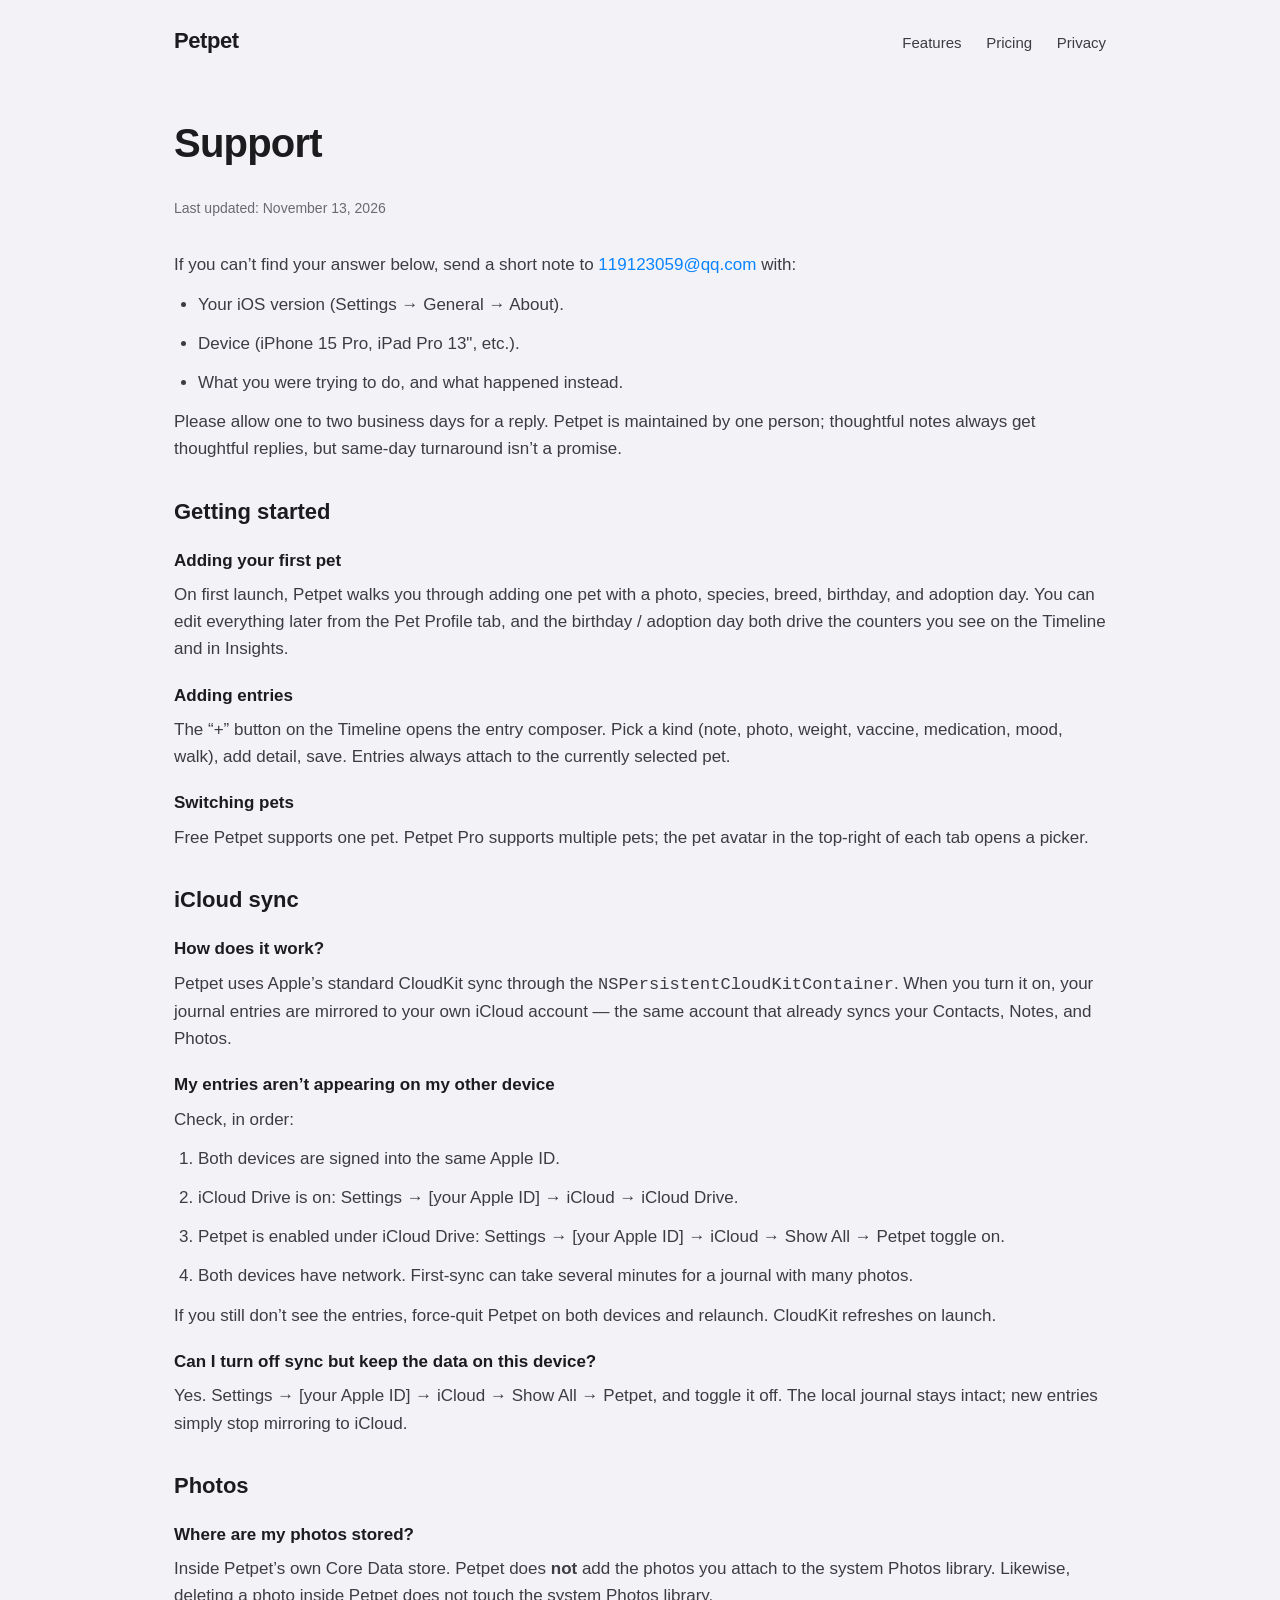
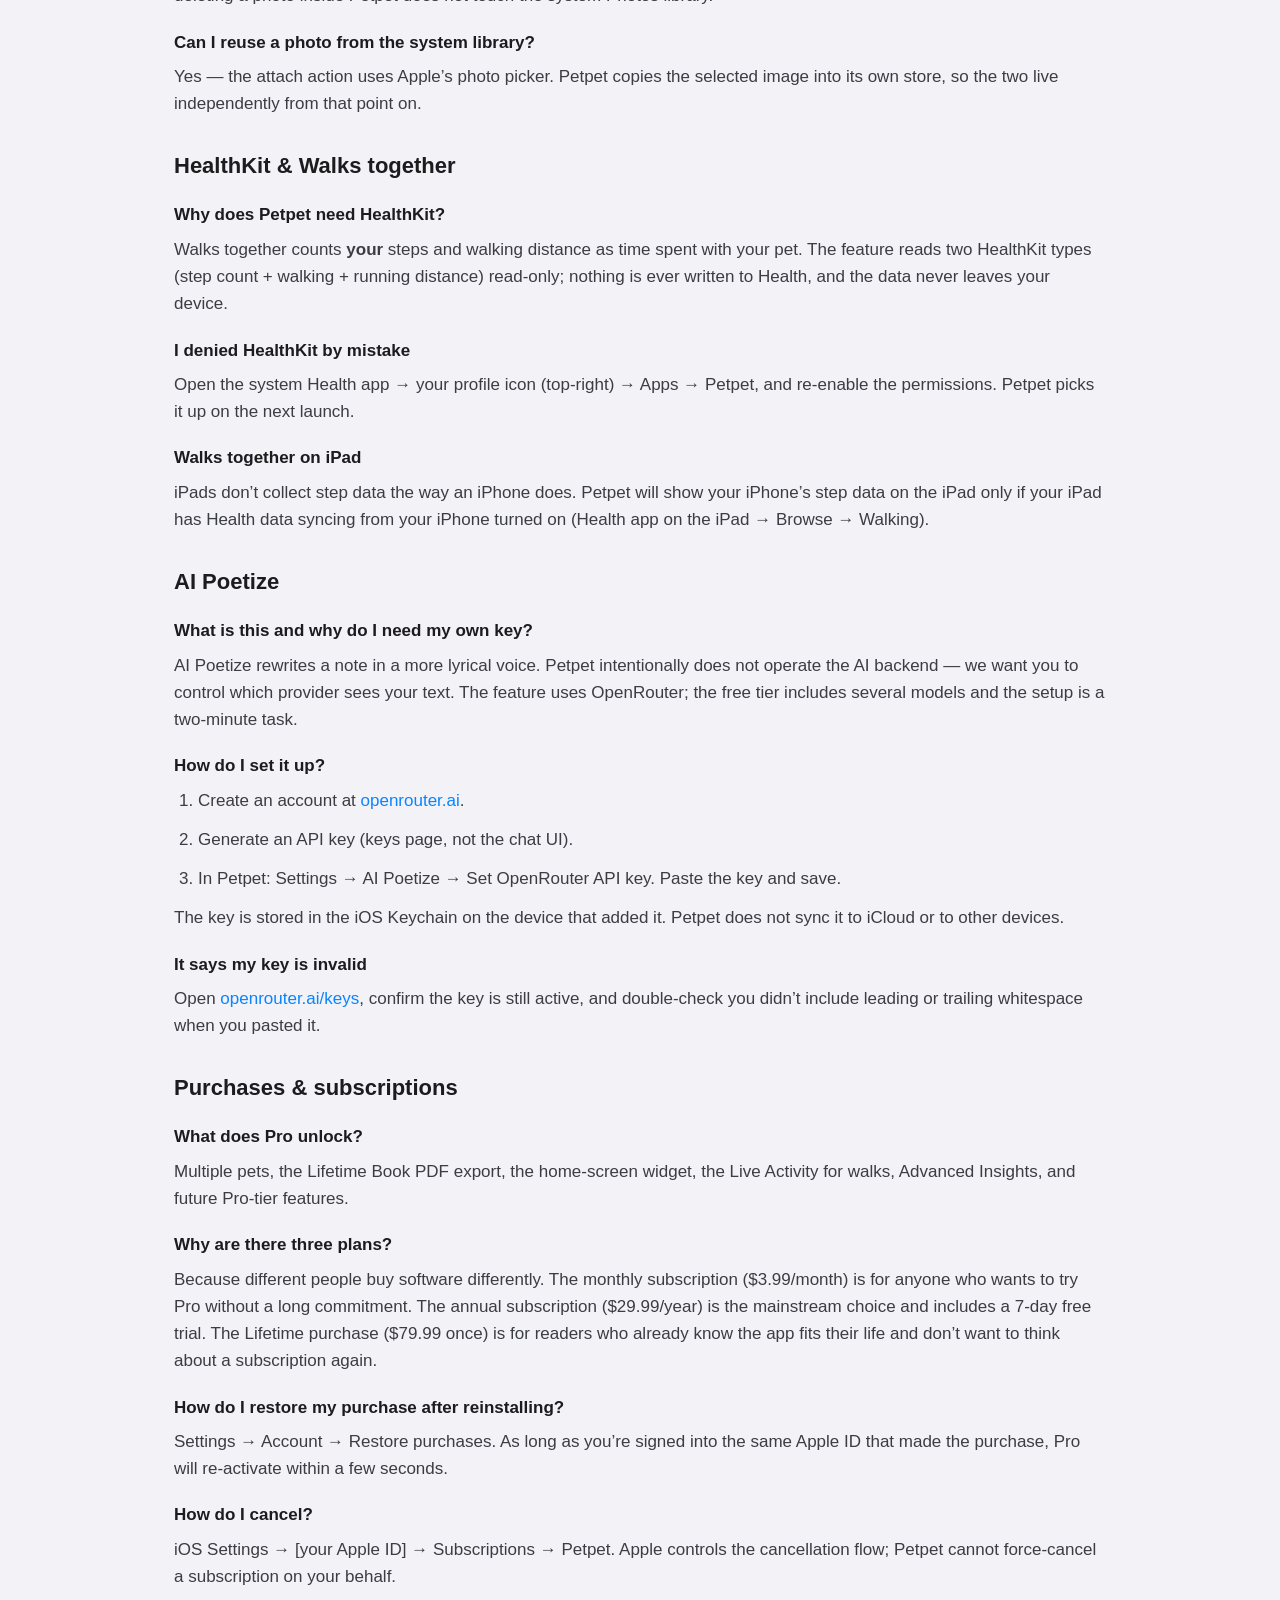
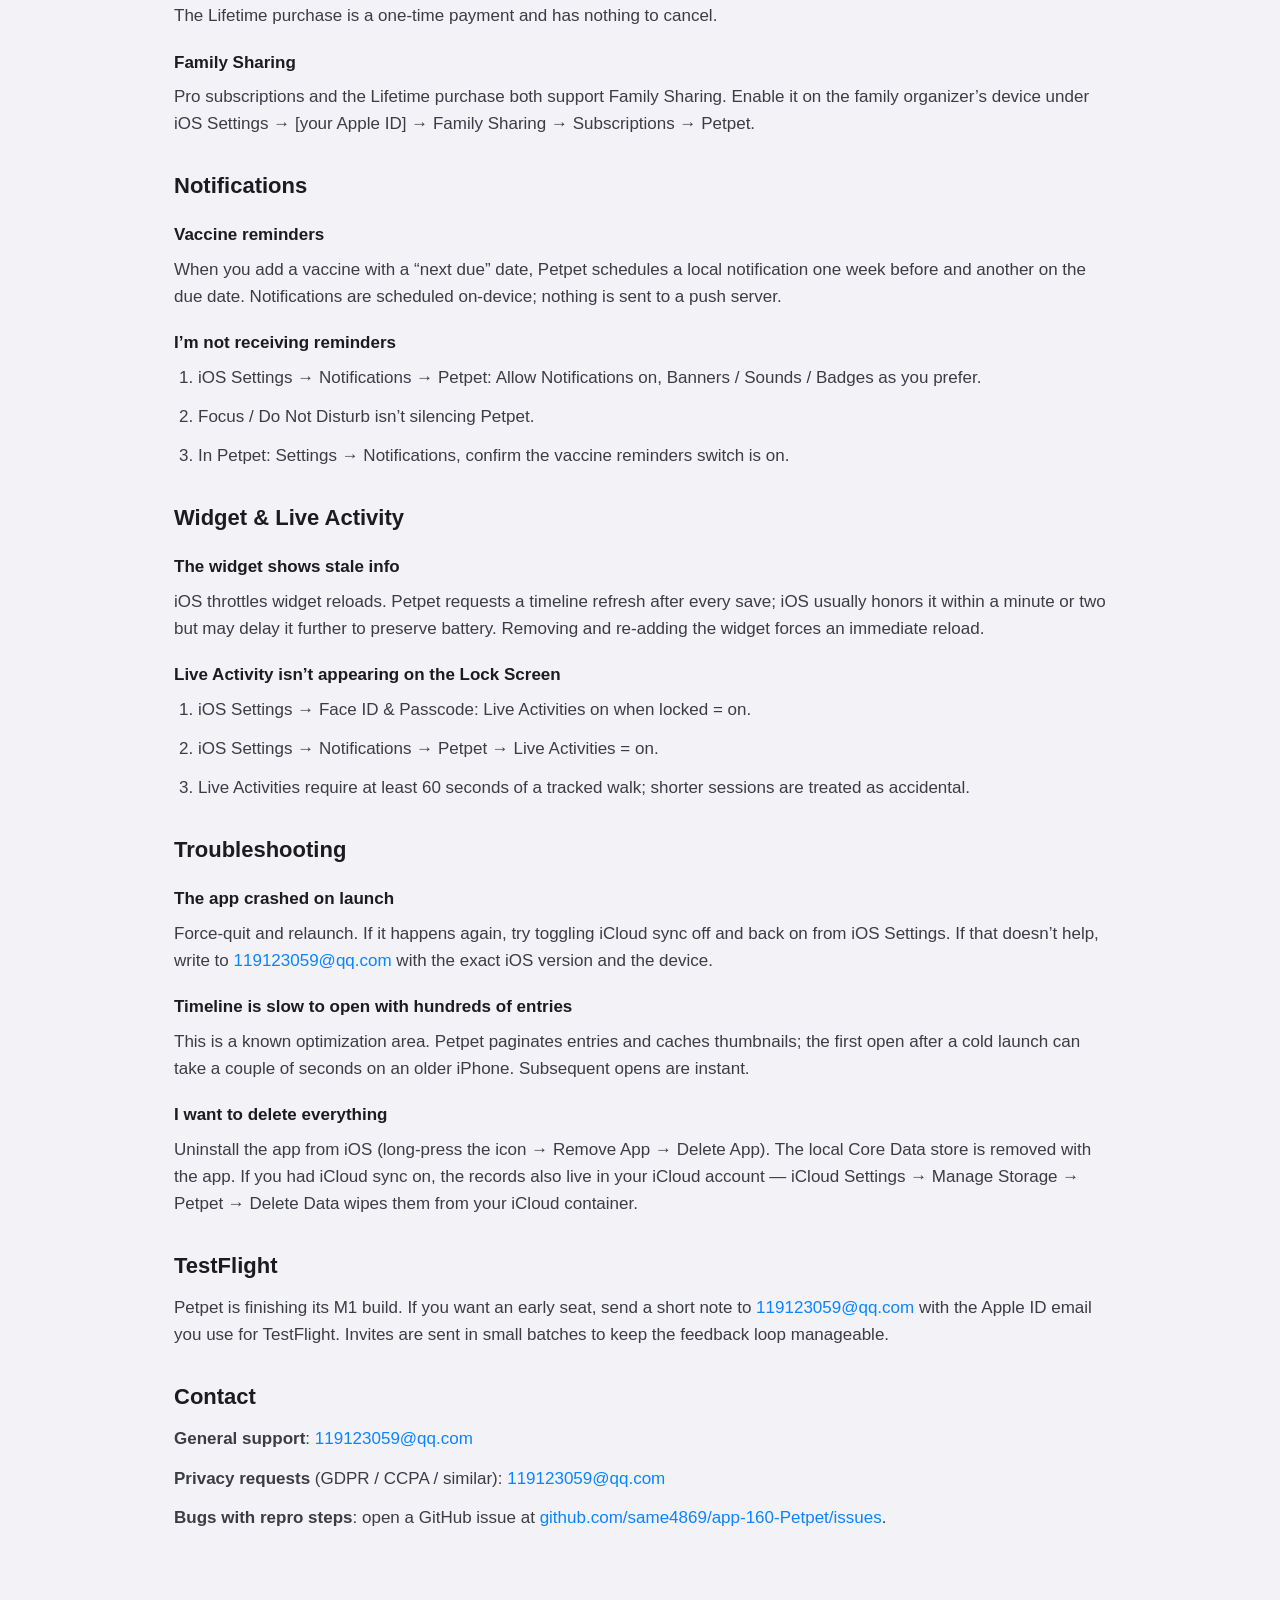
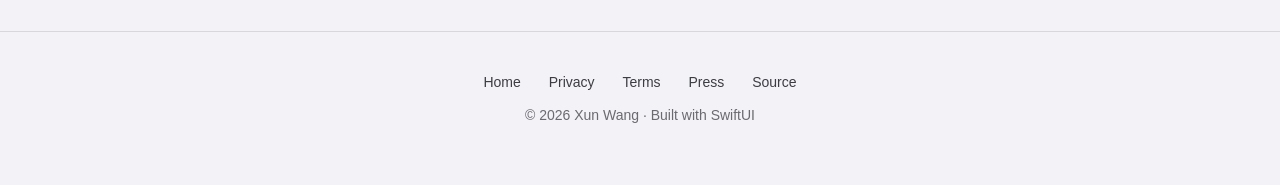
<file: support/index.html>
<!DOCTYPE html>
<html lang="en">
<head>
  <meta charset="UTF-8" />
  <meta name="viewport" content="width=device-width, initial-scale=1.0" />
  <title>Support — Petpet</title>
  <meta name="description" content="How to get help with Petpet. FAQ, troubleshooting, and the support email." />
  <meta name="theme-color" content="#f2f2f7" media="(prefers-color-scheme: light)" />
  <meta name="theme-color" content="#000000" media="(prefers-color-scheme: dark)" />
  <link rel="icon" type="image/svg+xml" href="../favicon.svg" />
  <link rel="stylesheet" href="../css/style.css" />
</head>
<body>
  <nav class="top">
    <div class="inner">
      <div class="brand"><a href="../">Petpet</a></div>
      <div class="links">
        <a href="../#features">Features</a>
        <a href="../#pricing">Pricing</a>
        <a href="../privacy/">Privacy</a>
      </div>
    </div>
  </nav>

  <main>
    <article class="legal">
      <h1>Support</h1>
      <p class="date">Last updated: November 13, 2026</p>

      <p>
        If you can&rsquo;t find your answer below, send a short note
        to <a href="mailto:119123059@qq.com">119123059@qq.com</a>
        with:
      </p>
      <ul>
        <li>Your iOS version (Settings &rarr; General &rarr; About).</li>
        <li>Device (iPhone 15 Pro, iPad Pro 13&quot;, etc.).</li>
        <li>What you were trying to do, and what happened instead.</li>
      </ul>
      <p>
        Please allow one to two business days for a reply. Petpet is
        maintained by one person; thoughtful notes always get
        thoughtful replies, but same-day turnaround isn&rsquo;t a
        promise.
      </p>

      <h2>Getting started</h2>

      <h3>Adding your first pet</h3>
      <p>
        On first launch, Petpet walks you through adding one pet with
        a photo, species, breed, birthday, and adoption day. You can
        edit everything later from the Pet Profile tab, and the
        birthday / adoption day both drive the counters you see on
        the Timeline and in Insights.
      </p>

      <h3>Adding entries</h3>
      <p>
        The &ldquo;+&rdquo; button on the Timeline opens the entry
        composer. Pick a kind (note, photo, weight, vaccine,
        medication, mood, walk), add detail, save. Entries always
        attach to the currently selected pet.
      </p>

      <h3>Switching pets</h3>
      <p>
        Free Petpet supports one pet. Petpet Pro supports multiple
        pets; the pet avatar in the top-right of each tab opens a
        picker.
      </p>

      <h2>iCloud sync</h2>

      <h3>How does it work?</h3>
      <p>
        Petpet uses Apple&rsquo;s standard CloudKit sync through the
        <code>NSPersistentCloudKitContainer</code>. When you turn it
        on, your journal entries are mirrored to your own iCloud
        account — the same account that already syncs your Contacts,
        Notes, and Photos.
      </p>

      <h3>My entries aren&rsquo;t appearing on my other device</h3>
      <p>Check, in order:</p>
      <ol>
        <li>Both devices are signed into the same Apple ID.</li>
        <li>iCloud Drive is on: Settings &rarr; [your Apple ID] &rarr; iCloud &rarr; iCloud Drive.</li>
        <li>Petpet is enabled under iCloud Drive: Settings &rarr; [your Apple ID] &rarr; iCloud &rarr; Show All &rarr; Petpet toggle on.</li>
        <li>Both devices have network. First-sync can take several minutes for a journal with many photos.</li>
      </ol>
      <p>
        If you still don&rsquo;t see the entries, force-quit Petpet
        on both devices and relaunch. CloudKit refreshes on launch.
      </p>

      <h3>Can I turn off sync but keep the data on this device?</h3>
      <p>
        Yes. Settings &rarr; [your Apple ID] &rarr; iCloud &rarr;
        Show All &rarr; Petpet, and toggle it off. The local journal
        stays intact; new entries simply stop mirroring to iCloud.
      </p>

      <h2>Photos</h2>

      <h3>Where are my photos stored?</h3>
      <p>
        Inside Petpet&rsquo;s own Core Data store. Petpet does
        <strong>not</strong> add the photos you attach to the system
        Photos library. Likewise, deleting a photo inside Petpet does
        not touch the system Photos library.
      </p>

      <h3>Can I reuse a photo from the system library?</h3>
      <p>
        Yes — the attach action uses Apple&rsquo;s photo picker.
        Petpet copies the selected image into its own store, so the
        two live independently from that point on.
      </p>

      <h2>HealthKit &amp; Walks together</h2>

      <h3>Why does Petpet need HealthKit?</h3>
      <p>
        Walks together counts <strong>your</strong> steps and walking
        distance as time spent with your pet. The feature reads two
        HealthKit types (step count + walking + running distance)
        read-only; nothing is ever written to Health, and the data
        never leaves your device.
      </p>

      <h3>I denied HealthKit by mistake</h3>
      <p>
        Open the system Health app &rarr; your profile icon
        (top-right) &rarr; Apps &rarr; Petpet, and re-enable the
        permissions. Petpet picks it up on the next launch.
      </p>

      <h3>Walks together on iPad</h3>
      <p>
        iPads don&rsquo;t collect step data the way an iPhone does.
        Petpet will show your iPhone&rsquo;s step data on the iPad
        only if your iPad has Health data syncing from your iPhone
        turned on (Health app on the iPad &rarr; Browse &rarr; Walking).
      </p>

      <h2>AI Poetize</h2>

      <h3>What is this and why do I need my own key?</h3>
      <p>
        AI Poetize rewrites a note in a more lyrical voice. Petpet
        intentionally does not operate the AI backend — we want you
        to control which provider sees your text. The feature uses
        OpenRouter; the free tier includes several models and the
        setup is a two-minute task.
      </p>

      <h3>How do I set it up?</h3>
      <ol>
        <li>Create an account at <a href="https://openrouter.ai">openrouter.ai</a>.</li>
        <li>Generate an API key (keys page, not the chat UI).</li>
        <li>In Petpet: Settings &rarr; AI Poetize &rarr; Set OpenRouter API key. Paste the key and save.</li>
      </ol>
      <p>
        The key is stored in the iOS Keychain on the device that
        added it. Petpet does not sync it to iCloud or to other
        devices.
      </p>

      <h3>It says my key is invalid</h3>
      <p>
        Open <a href="https://openrouter.ai/keys">openrouter.ai/keys</a>,
        confirm the key is still active, and double-check you
        didn&rsquo;t include leading or trailing whitespace when you
        pasted it.
      </p>

      <h2>Purchases &amp; subscriptions</h2>

      <h3>What does Pro unlock?</h3>
      <p>
        Multiple pets, the Lifetime Book PDF export, the home-screen
        widget, the Live Activity for walks, Advanced Insights, and
        future Pro-tier features.
      </p>

      <h3>Why are there three plans?</h3>
      <p>
        Because different people buy software differently. The
        monthly subscription ($3.99/month) is for anyone who wants to
        try Pro without a long commitment. The annual subscription
        ($29.99/year) is the mainstream choice and includes a 7-day
        free trial. The Lifetime purchase ($79.99 once) is for
        readers who already know the app fits their life and
        don&rsquo;t want to think about a subscription again.
      </p>

      <h3>How do I restore my purchase after reinstalling?</h3>
      <p>
        Settings &rarr; Account &rarr; Restore purchases. As long as
        you&rsquo;re signed into the same Apple ID that made the
        purchase, Pro will re-activate within a few seconds.
      </p>

      <h3>How do I cancel?</h3>
      <p>
        iOS Settings &rarr; [your Apple ID] &rarr; Subscriptions
        &rarr; Petpet. Apple controls the cancellation flow; Petpet
        cannot force-cancel a subscription on your behalf.
      </p>
      <p>
        The Lifetime purchase is a one-time payment and has nothing
        to cancel.
      </p>

      <h3>Family Sharing</h3>
      <p>
        Pro subscriptions and the Lifetime purchase both support
        Family Sharing. Enable it on the family organizer&rsquo;s
        device under iOS Settings &rarr; [your Apple ID] &rarr;
        Family Sharing &rarr; Subscriptions &rarr; Petpet.
      </p>

      <h2>Notifications</h2>

      <h3>Vaccine reminders</h3>
      <p>
        When you add a vaccine with a &ldquo;next due&rdquo; date,
        Petpet schedules a local notification one week before and
        another on the due date. Notifications are scheduled
        on-device; nothing is sent to a push server.
      </p>

      <h3>I&rsquo;m not receiving reminders</h3>
      <ol>
        <li>iOS Settings &rarr; Notifications &rarr; Petpet: Allow Notifications on, Banners / Sounds / Badges as you prefer.</li>
        <li>Focus / Do Not Disturb isn&rsquo;t silencing Petpet.</li>
        <li>In Petpet: Settings &rarr; Notifications, confirm the vaccine reminders switch is on.</li>
      </ol>

      <h2>Widget &amp; Live Activity</h2>

      <h3>The widget shows stale info</h3>
      <p>
        iOS throttles widget reloads. Petpet requests a timeline
        refresh after every save; iOS usually honors it within a
        minute or two but may delay it further to preserve battery.
        Removing and re-adding the widget forces an immediate
        reload.
      </p>

      <h3>Live Activity isn&rsquo;t appearing on the Lock Screen</h3>
      <ol>
        <li>iOS Settings &rarr; Face ID &amp; Passcode: Live Activities on when locked = on.</li>
        <li>iOS Settings &rarr; Notifications &rarr; Petpet &rarr; Live Activities = on.</li>
        <li>Live Activities require at least 60 seconds of a tracked walk; shorter sessions are treated as accidental.</li>
      </ol>

      <h2>Troubleshooting</h2>

      <h3>The app crashed on launch</h3>
      <p>
        Force-quit and relaunch. If it happens again, try toggling
        iCloud sync off and back on from iOS Settings. If that
        doesn&rsquo;t help, write to
        <a href="mailto:119123059@qq.com">119123059@qq.com</a> with
        the exact iOS version and the device.
      </p>

      <h3>Timeline is slow to open with hundreds of entries</h3>
      <p>
        This is a known optimization area. Petpet paginates entries
        and caches thumbnails; the first open after a cold launch
        can take a couple of seconds on an older iPhone. Subsequent
        opens are instant.
      </p>

      <h3>I want to delete everything</h3>
      <p>
        Uninstall the app from iOS (long-press the icon &rarr;
        Remove App &rarr; Delete App). The local Core Data store is
        removed with the app. If you had iCloud sync on, the records
        also live in your iCloud account — iCloud Settings &rarr;
        Manage Storage &rarr; Petpet &rarr; Delete Data wipes them
        from your iCloud container.
      </p>

      <h2>TestFlight</h2>
      <p>
        Petpet is finishing its M1 build. If you want an early seat,
        send a short note to
        <a href="mailto:119123059@qq.com?subject=TestFlight%20for%20Petpet">119123059@qq.com</a>
        with the Apple ID email you use for TestFlight. Invites are
        sent in small batches to keep the feedback loop manageable.
      </p>

      <h2>Contact</h2>
      <p>
        <strong>General support</strong>:
        <a href="mailto:119123059@qq.com">119123059@qq.com</a>
      </p>
      <p>
        <strong>Privacy requests</strong> (GDPR / CCPA / similar):
        <a href="mailto:119123059@qq.com">119123059@qq.com</a>
      </p>
      <p>
        <strong>Bugs with repro steps</strong>: open a GitHub issue
        at
        <a href="https://github.com/same4869/app-160-Petpet/issues">github.com/same4869/app-160-Petpet/issues</a>.
      </p>
    </article>
  </main>

  <footer>
    <div class="links">
      <a href="../">Home</a>
      <a href="../privacy/">Privacy</a>
      <a href="../terms/">Terms</a>
      <a href="../press/">Press</a>
      <a href="https://github.com/same4869/app-160-Petpet">Source</a>
    </div>
    <div>&copy; 2026 Xun Wang &middot; Built with SwiftUI</div>
  </footer>
</body>
</html>
</file>
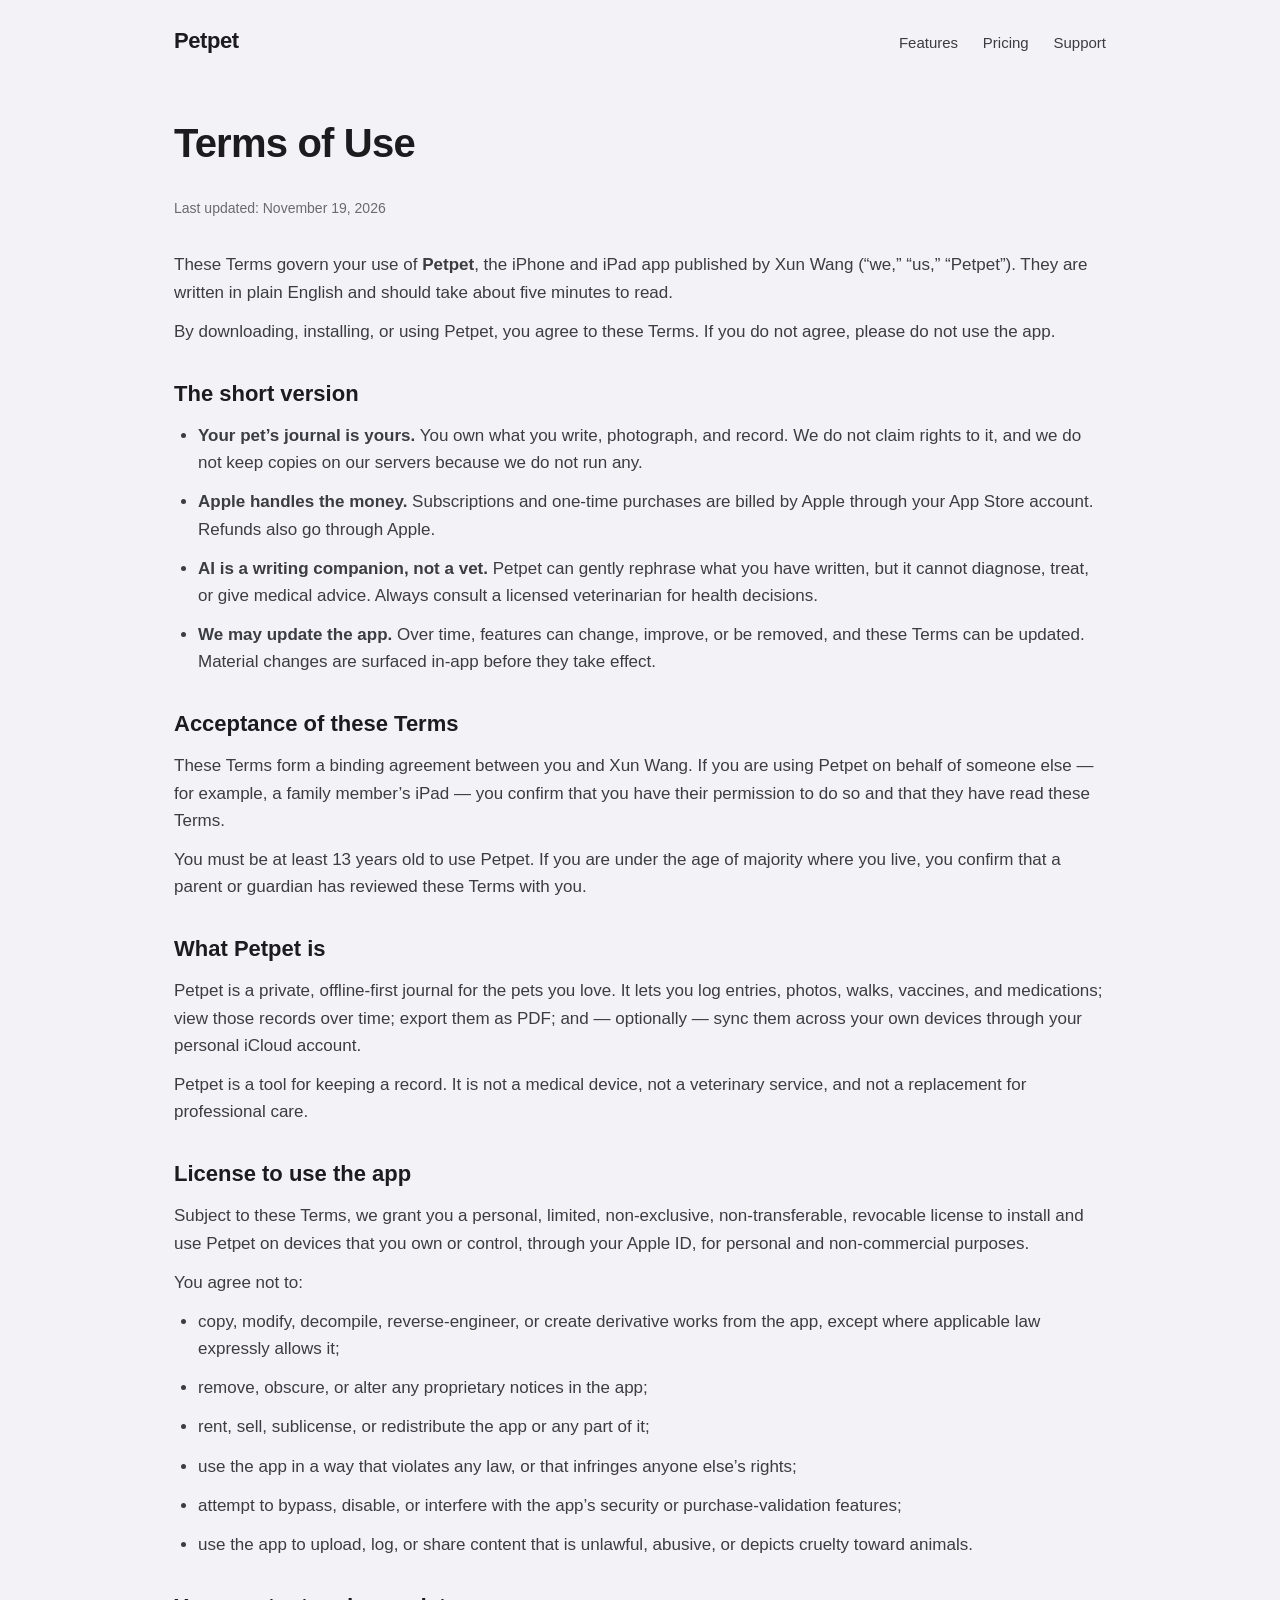
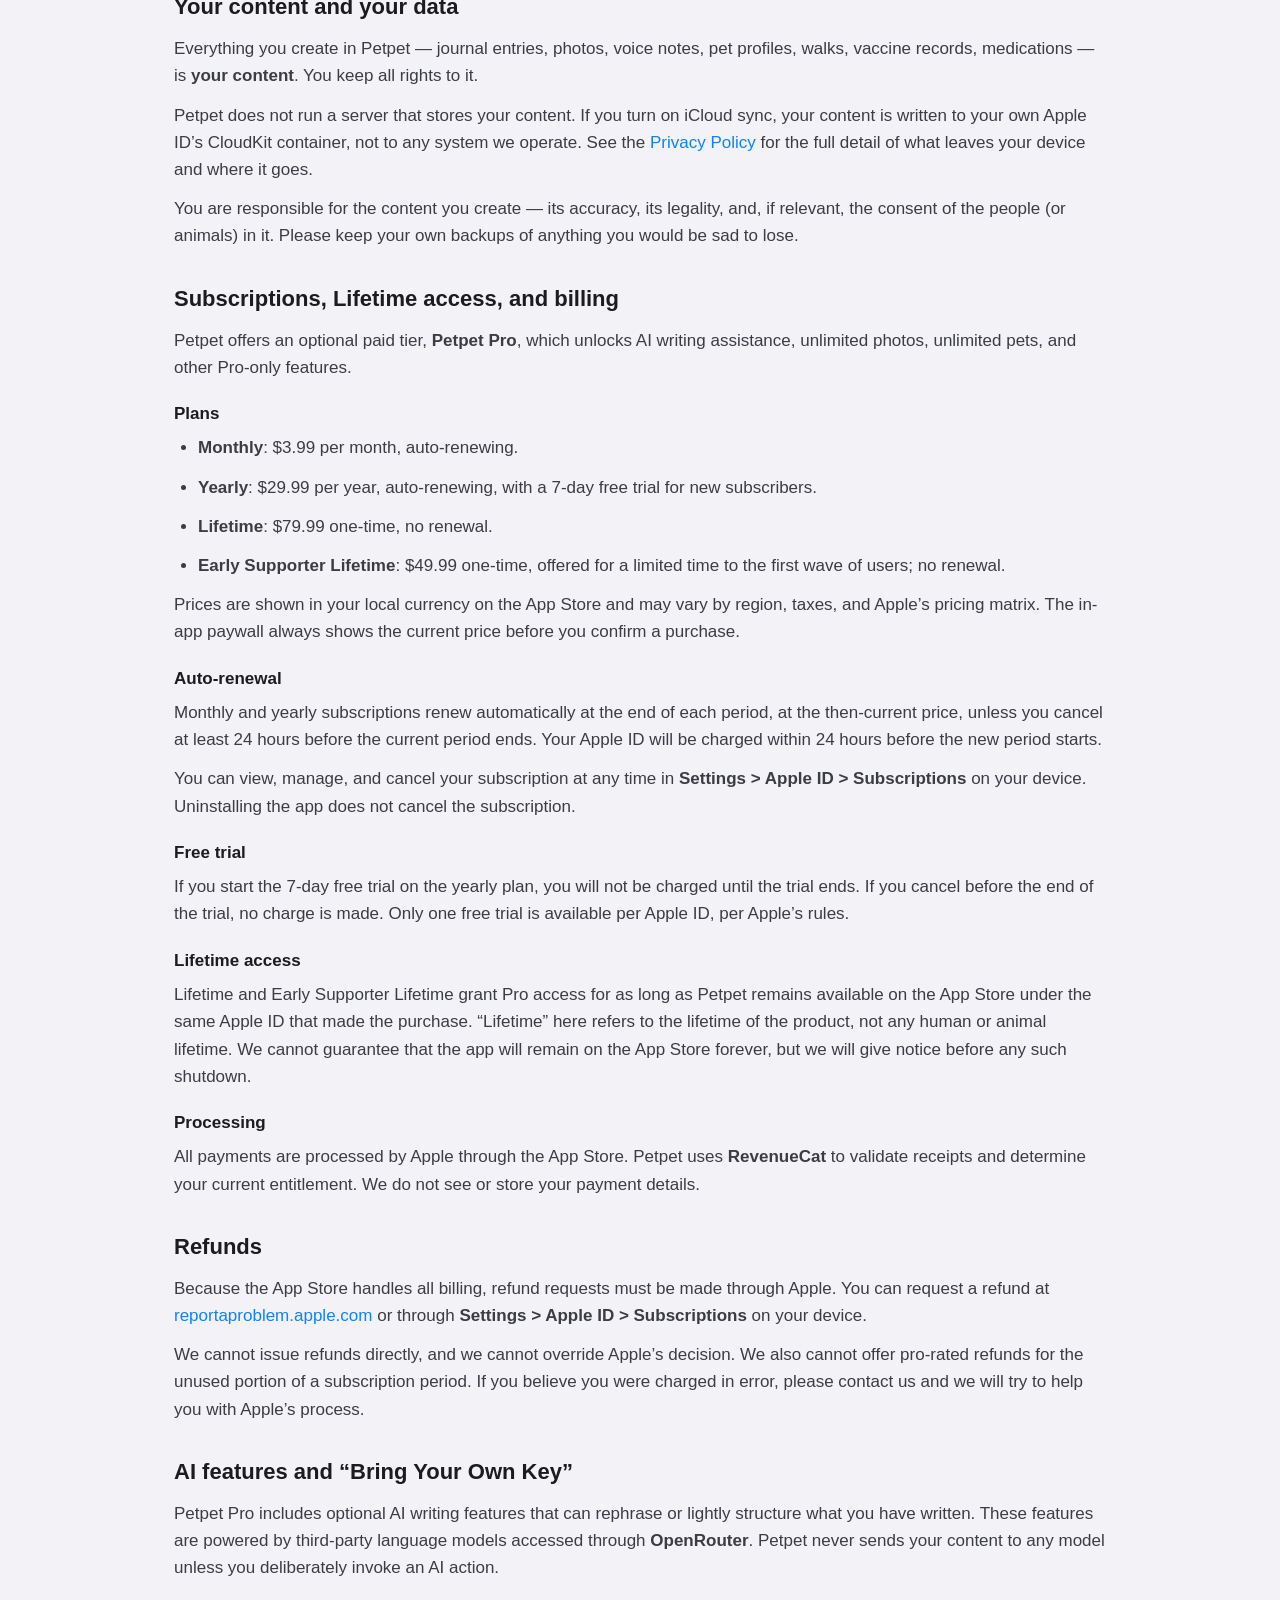
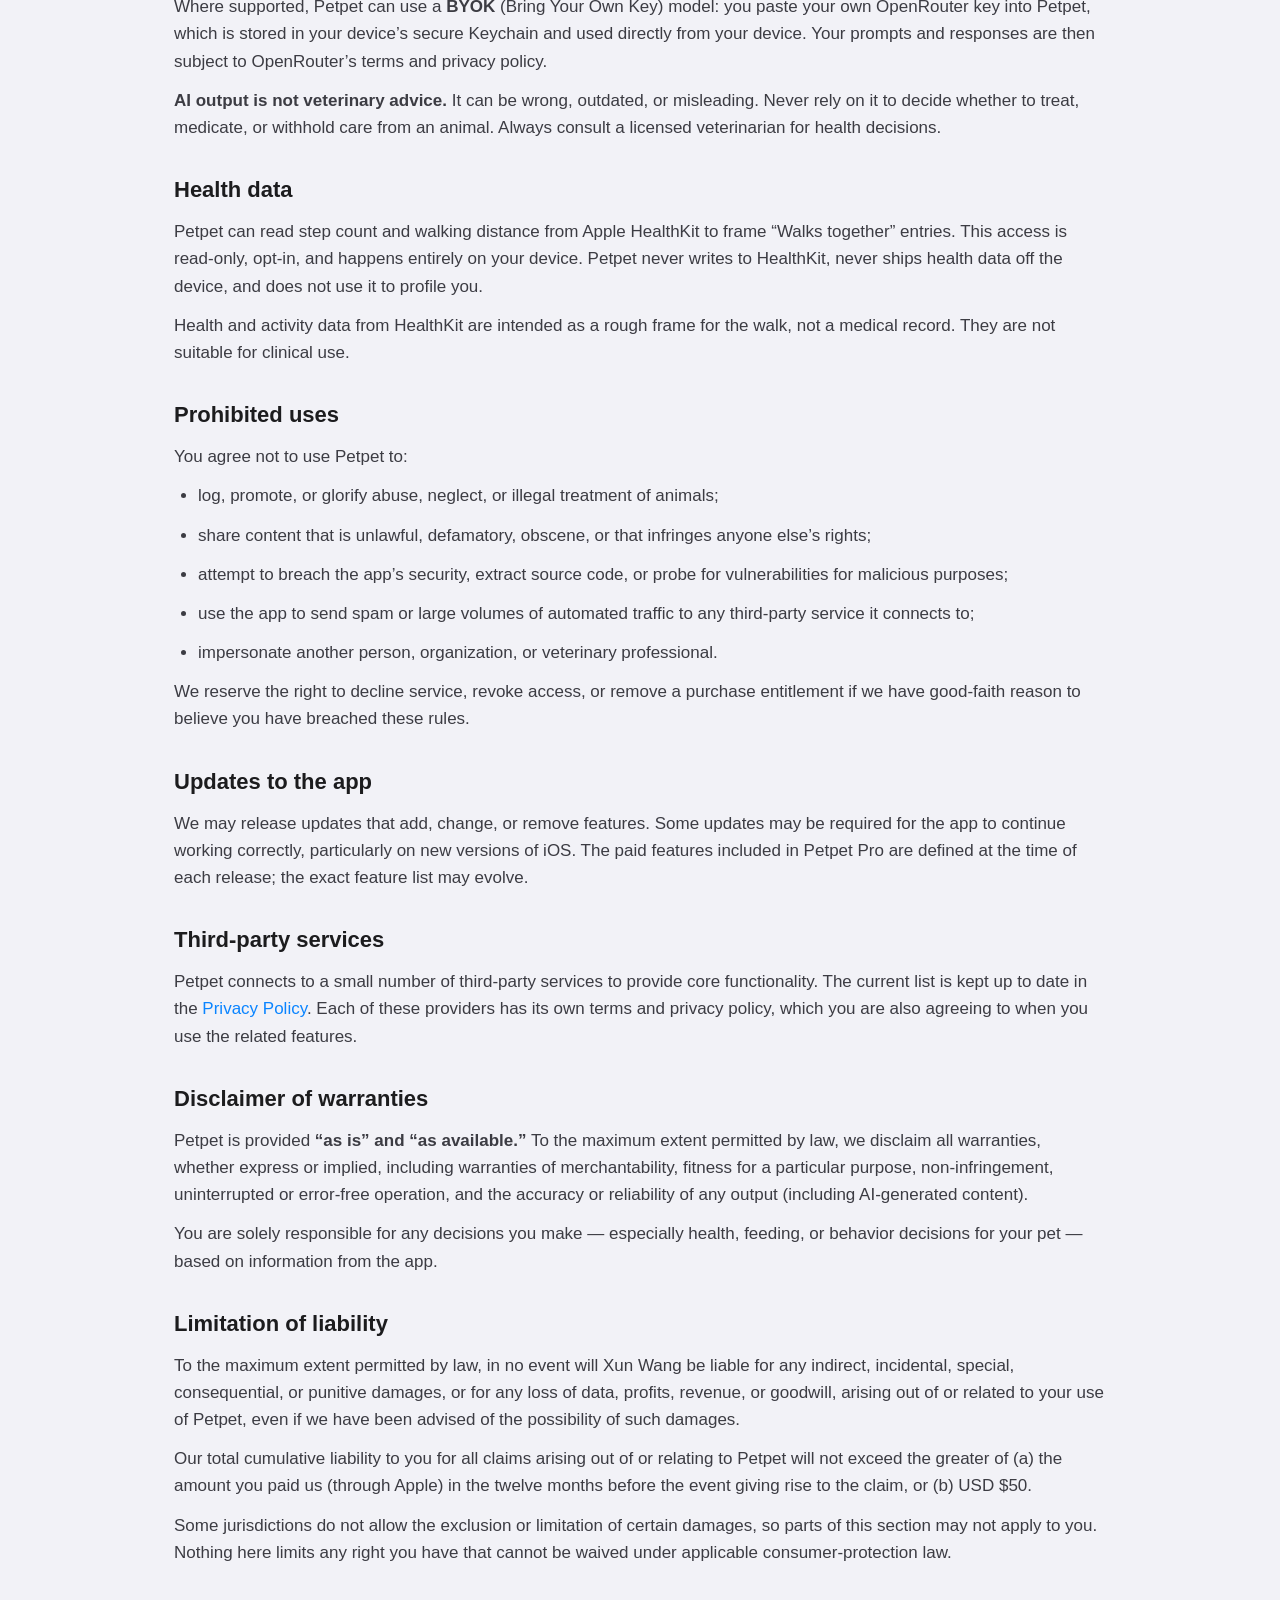
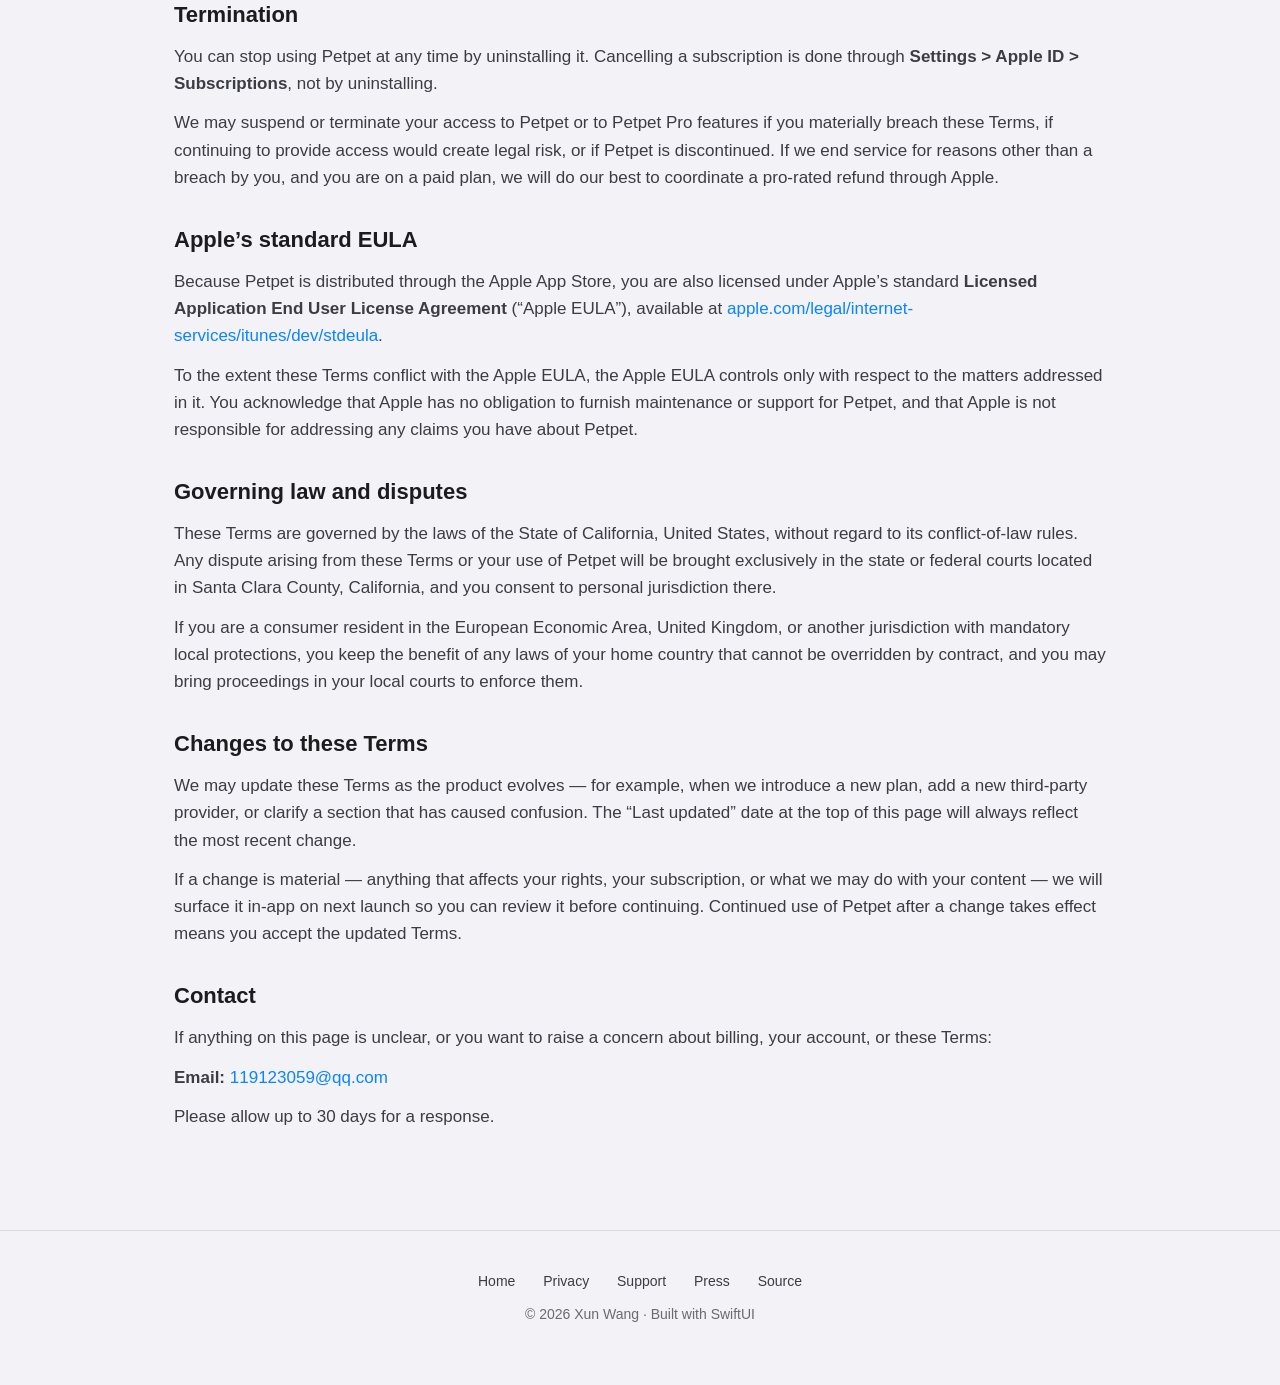
<file: terms/index.html>
<!DOCTYPE html>
<html lang="en">
<head>
  <meta charset="UTF-8" />
  <meta name="viewport" content="width=device-width, initial-scale=1.0" />
  <title>Terms of Use — Petpet</title>
  <meta name="description" content="The rules for using Petpet. Plain English. Subscriptions billed by Apple, data stays with you, AI is not veterinary advice." />
  <meta name="theme-color" content="#f2f2f7" media="(prefers-color-scheme: light)" />
  <meta name="theme-color" content="#000000" media="(prefers-color-scheme: dark)" />
  <link rel="icon" type="image/svg+xml" href="../favicon.svg" />
  <link rel="stylesheet" href="../css/style.css" />
</head>
<body>
  <nav class="top">
    <div class="inner">
      <div class="brand"><a href="../">Petpet</a></div>
      <div class="links">
        <a href="../#features">Features</a>
        <a href="../#pricing">Pricing</a>
        <a href="../support/">Support</a>
      </div>
    </div>
  </nav>

  <main>
    <article class="legal">
      <h1>Terms of Use</h1>
      <p class="date">Last updated: November 19, 2026</p>

      <p>
        These Terms govern your use of <strong>Petpet</strong>, the
        iPhone and iPad app published by Xun Wang (&ldquo;we,&rdquo;
        &ldquo;us,&rdquo; &ldquo;Petpet&rdquo;). They are written in
        plain English and should take about five minutes to read.
      </p>
      <p>
        By downloading, installing, or using Petpet, you agree to these
        Terms. If you do not agree, please do not use the app.
      </p>

      <h2>The short version</h2>
      <ul>
        <li><strong>Your pet&rsquo;s journal is yours.</strong> You own what you write, photograph, and record. We do not claim rights to it, and we do not keep copies on our servers because we do not run any.</li>
        <li><strong>Apple handles the money.</strong> Subscriptions and one-time purchases are billed by Apple through your App Store account. Refunds also go through Apple.</li>
        <li><strong>AI is a writing companion, not a vet.</strong> Petpet can gently rephrase what you have written, but it cannot diagnose, treat, or give medical advice. Always consult a licensed veterinarian for health decisions.</li>
        <li><strong>We may update the app.</strong> Over time, features can change, improve, or be removed, and these Terms can be updated. Material changes are surfaced in-app before they take effect.</li>
      </ul>

      <h2>Acceptance of these Terms</h2>
      <p>
        These Terms form a binding agreement between you and Xun Wang.
        If you are using Petpet on behalf of someone else &mdash; for
        example, a family member&rsquo;s iPad &mdash; you confirm that
        you have their permission to do so and that they have read
        these Terms.
      </p>
      <p>
        You must be at least 13 years old to use Petpet. If you are
        under the age of majority where you live, you confirm that a
        parent or guardian has reviewed these Terms with you.
      </p>

      <h2>What Petpet is</h2>
      <p>
        Petpet is a private, offline-first journal for the pets you
        love. It lets you log entries, photos, walks, vaccines, and
        medications; view those records over time; export them as PDF;
        and &mdash; optionally &mdash; sync them across your own
        devices through your personal iCloud account.
      </p>
      <p>
        Petpet is a tool for keeping a record. It is not a medical
        device, not a veterinary service, and not a replacement for
        professional care.
      </p>

      <h2>License to use the app</h2>
      <p>
        Subject to these Terms, we grant you a personal, limited,
        non-exclusive, non-transferable, revocable license to install
        and use Petpet on devices that you own or control, through your
        Apple ID, for personal and non-commercial purposes.
      </p>
      <p>
        You agree not to:
      </p>
      <ul>
        <li>copy, modify, decompile, reverse-engineer, or create derivative works from the app, except where applicable law expressly allows it;</li>
        <li>remove, obscure, or alter any proprietary notices in the app;</li>
        <li>rent, sell, sublicense, or redistribute the app or any part of it;</li>
        <li>use the app in a way that violates any law, or that infringes anyone else&rsquo;s rights;</li>
        <li>attempt to bypass, disable, or interfere with the app&rsquo;s security or purchase-validation features;</li>
        <li>use the app to upload, log, or share content that is unlawful, abusive, or depicts cruelty toward animals.</li>
      </ul>

      <h2>Your content and your data</h2>
      <p>
        Everything you create in Petpet &mdash; journal entries,
        photos, voice notes, pet profiles, walks, vaccine records,
        medications &mdash; is <strong>your content</strong>. You keep
        all rights to it.
      </p>
      <p>
        Petpet does not run a server that stores your content. If you
        turn on iCloud sync, your content is written to your own Apple
        ID&rsquo;s CloudKit container, not to any system we operate.
        See the <a href="../privacy/">Privacy Policy</a> for the full
        detail of what leaves your device and where it goes.
      </p>
      <p>
        You are responsible for the content you create &mdash; its
        accuracy, its legality, and, if relevant, the consent of the
        people (or animals) in it. Please keep your own backups of
        anything you would be sad to lose.
      </p>

      <h2>Subscriptions, Lifetime access, and billing</h2>
      <p>
        Petpet offers an optional paid tier, <strong>Petpet Pro</strong>,
        which unlocks AI writing assistance, unlimited photos, unlimited
        pets, and other Pro-only features.
      </p>

      <h3>Plans</h3>
      <ul>
        <li><strong>Monthly</strong>: $3.99 per month, auto-renewing.</li>
        <li><strong>Yearly</strong>: $29.99 per year, auto-renewing, with a 7-day free trial for new subscribers.</li>
        <li><strong>Lifetime</strong>: $79.99 one-time, no renewal.</li>
        <li><strong>Early Supporter Lifetime</strong>: $49.99 one-time, offered for a limited time to the first wave of users; no renewal.</li>
      </ul>
      <p>
        Prices are shown in your local currency on the App Store and
        may vary by region, taxes, and Apple&rsquo;s pricing matrix.
        The in-app paywall always shows the current price before you
        confirm a purchase.
      </p>

      <h3>Auto-renewal</h3>
      <p>
        Monthly and yearly subscriptions renew automatically at the end
        of each period, at the then-current price, unless you cancel at
        least 24 hours before the current period ends. Your Apple ID
        will be charged within 24 hours before the new period starts.
      </p>
      <p>
        You can view, manage, and cancel your subscription at any time
        in <strong>Settings &gt; Apple ID &gt; Subscriptions</strong>
        on your device. Uninstalling the app does not cancel the
        subscription.
      </p>

      <h3>Free trial</h3>
      <p>
        If you start the 7-day free trial on the yearly plan, you will
        not be charged until the trial ends. If you cancel before the
        end of the trial, no charge is made. Only one free trial is
        available per Apple ID, per Apple&rsquo;s rules.
      </p>

      <h3>Lifetime access</h3>
      <p>
        Lifetime and Early Supporter Lifetime grant Pro access for as
        long as Petpet remains available on the App Store under the
        same Apple ID that made the purchase. &ldquo;Lifetime&rdquo;
        here refers to the lifetime of the product, not any human or
        animal lifetime. We cannot guarantee that the app will remain
        on the App Store forever, but we will give notice before any
        such shutdown.
      </p>

      <h3>Processing</h3>
      <p>
        All payments are processed by Apple through the App Store.
        Petpet uses <strong>RevenueCat</strong> to validate receipts
        and determine your current entitlement. We do not see or store
        your payment details.
      </p>

      <h2>Refunds</h2>
      <p>
        Because the App Store handles all billing, refund requests must
        be made through Apple. You can request a refund at
        <a href="https://reportaproblem.apple.com/" rel="noopener">reportaproblem.apple.com</a>
        or through
        <strong>Settings &gt; Apple ID &gt; Subscriptions</strong> on
        your device.
      </p>
      <p>
        We cannot issue refunds directly, and we cannot override
        Apple&rsquo;s decision. We also cannot offer pro-rated refunds
        for the unused portion of a subscription period. If you
        believe you were charged in error, please contact us and we
        will try to help you with Apple&rsquo;s process.
      </p>

      <h2>AI features and &ldquo;Bring Your Own Key&rdquo;</h2>
      <p>
        Petpet Pro includes optional AI writing features that can
        rephrase or lightly structure what you have written. These
        features are powered by third-party language models accessed
        through <strong>OpenRouter</strong>. Petpet never sends your
        content to any model unless you deliberately invoke an AI
        action.
      </p>
      <p>
        Where supported, Petpet can use a <strong>BYOK</strong>
        (Bring Your Own Key) model: you paste your own OpenRouter key
        into Petpet, which is stored in your device&rsquo;s secure
        Keychain and used directly from your device. Your prompts and
        responses are then subject to OpenRouter&rsquo;s terms and
        privacy policy.
      </p>
      <p>
        <strong>AI output is not veterinary advice.</strong> It can be
        wrong, outdated, or misleading. Never rely on it to decide
        whether to treat, medicate, or withhold care from an animal.
        Always consult a licensed veterinarian for health decisions.
      </p>

      <h2>Health data</h2>
      <p>
        Petpet can read step count and walking distance from Apple
        HealthKit to frame &ldquo;Walks together&rdquo; entries. This
        access is read-only, opt-in, and happens entirely on your
        device. Petpet never writes to HealthKit, never ships health
        data off the device, and does not use it to profile you.
      </p>
      <p>
        Health and activity data from HealthKit are intended as a
        rough frame for the walk, not a medical record. They are not
        suitable for clinical use.
      </p>

      <h2>Prohibited uses</h2>
      <p>
        You agree not to use Petpet to:
      </p>
      <ul>
        <li>log, promote, or glorify abuse, neglect, or illegal treatment of animals;</li>
        <li>share content that is unlawful, defamatory, obscene, or that infringes anyone else&rsquo;s rights;</li>
        <li>attempt to breach the app&rsquo;s security, extract source code, or probe for vulnerabilities for malicious purposes;</li>
        <li>use the app to send spam or large volumes of automated traffic to any third-party service it connects to;</li>
        <li>impersonate another person, organization, or veterinary professional.</li>
      </ul>
      <p>
        We reserve the right to decline service, revoke access, or
        remove a purchase entitlement if we have good-faith reason to
        believe you have breached these rules.
      </p>

      <h2>Updates to the app</h2>
      <p>
        We may release updates that add, change, or remove features.
        Some updates may be required for the app to continue working
        correctly, particularly on new versions of iOS. The paid
        features included in Petpet Pro are defined at the time of
        each release; the exact feature list may evolve.
      </p>

      <h2>Third-party services</h2>
      <p>
        Petpet connects to a small number of third-party services to
        provide core functionality. The current list is kept up to
        date in the <a href="../privacy/">Privacy Policy</a>. Each of
        these providers has its own terms and privacy policy, which
        you are also agreeing to when you use the related features.
      </p>

      <h2>Disclaimer of warranties</h2>
      <p>
        Petpet is provided <strong>&ldquo;as is&rdquo; and
        &ldquo;as available.&rdquo;</strong> To the maximum extent
        permitted by law, we disclaim all warranties, whether express
        or implied, including warranties of merchantability, fitness
        for a particular purpose, non-infringement, uninterrupted or
        error-free operation, and the accuracy or reliability of any
        output (including AI-generated content).
      </p>
      <p>
        You are solely responsible for any decisions you make &mdash;
        especially health, feeding, or behavior decisions for your
        pet &mdash; based on information from the app.
      </p>

      <h2>Limitation of liability</h2>
      <p>
        To the maximum extent permitted by law, in no event will Xun
        Wang be liable for any indirect, incidental, special,
        consequential, or punitive damages, or for any loss of data,
        profits, revenue, or goodwill, arising out of or related to
        your use of Petpet, even if we have been advised of the
        possibility of such damages.
      </p>
      <p>
        Our total cumulative liability to you for all claims arising
        out of or relating to Petpet will not exceed the greater of
        (a) the amount you paid us (through Apple) in the twelve
        months before the event giving rise to the claim, or (b) USD
        $50.
      </p>
      <p>
        Some jurisdictions do not allow the exclusion or limitation of
        certain damages, so parts of this section may not apply to
        you. Nothing here limits any right you have that cannot be
        waived under applicable consumer-protection law.
      </p>

      <h2>Termination</h2>
      <p>
        You can stop using Petpet at any time by uninstalling it.
        Cancelling a subscription is done through
        <strong>Settings &gt; Apple ID &gt; Subscriptions</strong>, not
        by uninstalling.
      </p>
      <p>
        We may suspend or terminate your access to Petpet or to
        Petpet Pro features if you materially breach these Terms, if
        continuing to provide access would create legal risk, or if
        Petpet is discontinued. If we end service for reasons other
        than a breach by you, and you are on a paid plan, we will do
        our best to coordinate a pro-rated refund through Apple.
      </p>

      <h2>Apple&rsquo;s standard EULA</h2>
      <p>
        Because Petpet is distributed through the Apple App Store, you
        are also licensed under Apple&rsquo;s standard
        <strong>Licensed Application End User License Agreement</strong>
        (&ldquo;Apple EULA&rdquo;), available at
        <a href="https://www.apple.com/legal/internet-services/itunes/dev/stdeula/" rel="noopener">apple.com/legal/internet-services/itunes/dev/stdeula</a>.
      </p>
      <p>
        To the extent these Terms conflict with the Apple EULA, the
        Apple EULA controls only with respect to the matters addressed
        in it. You acknowledge that Apple has no obligation to furnish
        maintenance or support for Petpet, and that Apple is not
        responsible for addressing any claims you have about Petpet.
      </p>

      <h2>Governing law and disputes</h2>
      <p>
        These Terms are governed by the laws of the State of
        California, United States, without regard to its conflict-of-law
        rules. Any dispute arising from these Terms or your use of
        Petpet will be brought exclusively in the state or federal
        courts located in Santa Clara County, California, and you
        consent to personal jurisdiction there.
      </p>
      <p>
        If you are a consumer resident in the European Economic Area,
        United Kingdom, or another jurisdiction with mandatory local
        protections, you keep the benefit of any laws of your home
        country that cannot be overridden by contract, and you may
        bring proceedings in your local courts to enforce them.
      </p>

      <h2>Changes to these Terms</h2>
      <p>
        We may update these Terms as the product evolves &mdash; for
        example, when we introduce a new plan, add a new third-party
        provider, or clarify a section that has caused confusion. The
        &ldquo;Last updated&rdquo; date at the top of this page will
        always reflect the most recent change.
      </p>
      <p>
        If a change is material &mdash; anything that affects your
        rights, your subscription, or what we may do with your content
        &mdash; we will surface it in-app on next launch so you can
        review it before continuing. Continued use of Petpet after a
        change takes effect means you accept the updated Terms.
      </p>

      <h2>Contact</h2>
      <p>
        If anything on this page is unclear, or you want to raise a
        concern about billing, your account, or these Terms:
      </p>
      <p>
        <strong>Email:</strong>
        <a href="mailto:119123059@qq.com">119123059@qq.com</a>
      </p>
      <p>Please allow up to 30 days for a response.</p>
    </article>
  </main>

  <footer>
    <div class="links">
      <a href="../">Home</a>
      <a href="../privacy/">Privacy</a>
      <a href="../support/">Support</a>
      <a href="../press/">Press</a>
      <a href="https://github.com/same4869/app-160-Petpet">Source</a>
    </div>
    <div>&copy; 2026 Xun Wang &middot; Built with SwiftUI</div>
  </footer>
</body>
</html>
</file>
<file: css/style.css>
/*
 * Petpet · marketing site stylesheet
 *
 * No framework. System typography stack, prefers-color-scheme aware,
 * mobile-first. Palette mirrors the app's brand tokens.
 *
 * Positioning (locked 2026-11-16): "The lifetime book for your pet.
 * Private, forever yours."
 *
 * The site is one page + two linked legal pages (privacy, support).
 * It is intentionally quiet, like the product.
 */

:root {
  --bg-primary: #f2f2f7;
  --bg-elevated: #ffffff;
  --bg-tinted: #e9e9f0;
  --bg-warm: #faf7f2;
  --label-primary: #1c1c1e;
  --label-secondary: #3c3c43;
  --label-tertiary: #6a6a70;
  --accent: #0a84ff;
  --accent-ink: #003c88;
  --brand-pink: #ff375f;
  --brand-teal: #40c8e0;
  --border: rgba(60, 60, 67, 0.15);
  --border-strong: rgba(60, 60, 67, 0.3);
  --radius-lg: 20px;
  --radius-md: 12px;
  --max-width: 980px;
}

@media (prefers-color-scheme: dark) {
  :root {
    --bg-primary: #000000;
    --bg-elevated: #1c1c1e;
    --bg-tinted: #2c2c2e;
    --bg-warm: #1a1816;
    --label-primary: #ffffff;
    --label-secondary: #ebebf5cc;
    --label-tertiary: #ebebf599;
    --border: rgba(84, 84, 88, 0.6);
    --border-strong: rgba(120, 120, 128, 0.7);
  }
}

* {
  box-sizing: border-box;
  margin: 0;
  padding: 0;
}

html {
  scroll-behavior: smooth;
  -webkit-font-smoothing: antialiased;
  -moz-osx-font-smoothing: grayscale;
}

body {
  font-family: -apple-system, BlinkMacSystemFont, "SF Pro Text",
    "Helvetica Neue", Helvetica, Arial, sans-serif;
  color: var(--label-primary);
  background: var(--bg-primary);
  line-height: 1.5;
  font-size: 17px;
}

a {
  color: var(--accent);
  text-decoration: none;
}

a:hover {
  text-decoration: underline;
}

main {
  max-width: var(--max-width);
  margin: 0 auto;
  padding: 0 24px;
}

/* ──────────────────────────────── Navigation ───────────────────── */

nav.top {
  padding: 24px 0 8px;
}

nav.top .inner {
  max-width: var(--max-width);
  margin: 0 auto;
  padding: 0 24px;
  display: flex;
  justify-content: space-between;
  align-items: baseline;
}

nav.top .brand {
  font-size: 22px;
  font-weight: 600;
  letter-spacing: -0.02em;
  color: var(--label-primary);
}

nav.top .brand a {
  color: inherit;
}

nav.top .links a {
  margin-left: 20px;
  font-size: 15px;
  color: var(--label-secondary);
}

/* ─────────────────────────────────── Hero ──────────────────────── */

.hero {
  padding: 80px 0 48px;
  text-align: center;
}

.hero h1 {
  font-size: 56px;
  font-weight: 700;
  letter-spacing: -0.03em;
  line-height: 1.05;
  color: var(--label-primary);
  margin-bottom: 16px;
}

.hero .tagline {
  font-size: 22px;
  font-weight: 500;
  color: var(--label-primary);
  max-width: 580px;
  margin: 0 auto 20px;
  line-height: 1.35;
  letter-spacing: -0.01em;
}

.hero .sub-tagline {
  font-size: 17px;
  color: var(--label-secondary);
  max-width: 620px;
  margin: 0 auto 36px;
  line-height: 1.55;
}

/* Waitlist form (Buttondown embed) */

.waitlist-form {
  display: flex;
  justify-content: center;
  gap: 8px;
  flex-wrap: wrap;
  max-width: 480px;
  margin: 0 auto;
}

.waitlist-form input[type="email"] {
  flex: 1 1 260px;
  min-width: 0;
  padding: 14px 18px;
  font-size: 16px;
  font-family: inherit;
  color: var(--label-primary);
  background: var(--bg-elevated);
  border: 1px solid var(--border-strong);
  border-radius: 999px;
  outline: none;
  transition: border-color 0.15s ease, box-shadow 0.15s ease;
}

.waitlist-form input[type="email"]:focus {
  border-color: var(--accent);
  box-shadow: 0 0 0 4px rgba(10, 132, 255, 0.18);
}

.waitlist-form input[type="email"]::placeholder {
  color: var(--label-tertiary);
}

.waitlist-form button {
  padding: 14px 24px;
  font-size: 16px;
  font-weight: 500;
  font-family: inherit;
  color: #fff;
  background: var(--accent);
  border: none;
  border-radius: 999px;
  cursor: pointer;
  transition: transform 0.15s ease, background 0.15s ease;
}

.waitlist-form button:hover {
  transform: translateY(-1px);
  background: var(--accent-ink);
}

.waitlist-form.large {
  max-width: 540px;
}

.waitlist-form.large input[type="email"] {
  padding: 16px 20px;
  font-size: 17px;
}

.waitlist-form.large button {
  padding: 16px 26px;
  font-size: 17px;
}

.waitlist-note {
  margin-top: 14px;
  font-size: 14px;
  color: var(--label-tertiary);
  max-width: 580px;
  margin-left: auto;
  margin-right: auto;
}

/* Legacy .btn-* kept for any external links */

.btn-primary,
.btn-secondary {
  display: inline-block;
  padding: 14px 28px;
  border-radius: 999px;
  font-size: 16px;
  font-weight: 500;
  text-decoration: none;
  transition: transform 0.15s ease;
}

.btn-primary {
  background: var(--accent);
  color: white;
}

.btn-primary:hover {
  text-decoration: none;
  transform: translateY(-1px);
}

.btn-secondary {
  background: var(--bg-tinted);
  color: var(--label-primary);
}

.btn-secondary:hover {
  text-decoration: none;
  transform: translateY(-1px);
}

/* ────────────────────────────── Screenshots ────────────────────── */

.screens {
  display: grid;
  grid-template-columns: repeat(auto-fit, minmax(200px, 1fr));
  gap: 24px;
  padding: 48px 0;
  max-width: 900px;
  margin: 0 auto;
}

.screens img {
  width: 100%;
  height: auto;
  border-radius: var(--radius-lg);
  box-shadow: 0 20px 60px rgba(0, 0, 0, 0.12),
    0 2px 10px rgba(0, 0, 0, 0.06);
}

@media (prefers-color-scheme: dark) {
  .screens img {
    box-shadow: 0 20px 60px rgba(0, 0, 0, 0.5),
      0 2px 10px rgba(0, 0, 0, 0.3);
  }
}

/* ───────────────────────────────── Sections ────────────────────── */

section {
  padding: 56px 0;
  border-top: 1px solid var(--border);
}

section h2 {
  font-size: 32px;
  font-weight: 600;
  letter-spacing: -0.02em;
  margin-bottom: 24px;
  color: var(--label-primary);
  line-height: 1.2;
}

section > p {
  color: var(--label-secondary);
  max-width: 720px;
  margin-bottom: 16px;
}

/* ─────────────────────────────── Why / founder ─────────────────── */

#why .founder-note {
  font-size: 18px;
  line-height: 1.65;
  color: var(--label-secondary);
  max-width: 680px;
  margin-bottom: 20px;
}

#why .founder-note:last-child {
  margin-bottom: 0;
}

/* ─────────────────────────────── Three pillars ─────────────────── */

.pillars {
  display: grid;
  grid-template-columns: repeat(auto-fit, minmax(240px, 1fr));
  gap: 20px;
  margin-top: 32px;
}

.pillar {
  padding: 28px 24px;
  background: var(--bg-elevated);
  border-radius: var(--radius-lg);
  border: 1px solid var(--border);
}

.pillar h3 {
  font-size: 19px;
  font-weight: 600;
  margin-bottom: 10px;
  color: var(--label-primary);
  letter-spacing: -0.01em;
}

.pillar p {
  color: var(--label-tertiary);
  font-size: 15px;
  line-height: 1.55;
  margin: 0;
}

/* ─────────────────────────────── vs Instagram ──────────────────── */

#vs-instagram h2 {
  text-align: center;
  font-size: 28px;
  line-height: 1.3;
  margin-bottom: 36px;
}

.comparison {
  max-width: 760px;
  margin: 0 auto;
  background: var(--bg-elevated);
  border-radius: var(--radius-lg);
  border: 1px solid var(--border);
  overflow: hidden;
}

.comparison table {
  width: 100%;
  border-collapse: collapse;
  font-size: 15px;
}

.comparison thead th {
  padding: 16px 20px;
  text-align: left;
  font-weight: 600;
  color: var(--label-primary);
  background: var(--bg-tinted);
  border-bottom: 1px solid var(--border);
  font-size: 14px;
  letter-spacing: 0.02em;
  text-transform: uppercase;
}

.comparison thead th:first-child {
  width: 30%;
}

.comparison tbody td {
  padding: 16px 20px;
  border-bottom: 1px solid var(--border);
  color: var(--label-secondary);
  vertical-align: top;
  line-height: 1.45;
}

.comparison tbody tr:last-child td {
  border-bottom: none;
}

.comparison tbody td:first-child {
  font-weight: 500;
  color: var(--label-primary);
}

.comparison tbody td:nth-child(2) {
  color: var(--label-tertiary);
}

.comparison tbody td:last-child {
  color: var(--label-primary);
  font-weight: 500;
}

/* ─────────────────────────────── Feature grid ──────────────────── */

.features {
  display: grid;
  grid-template-columns: repeat(auto-fit, minmax(260px, 1fr));
  gap: 24px;
  margin-top: 32px;
}

.feature {
  padding: 24px;
  background: var(--bg-elevated);
  border-radius: var(--radius-md);
  border: 1px solid var(--border);
  transition: transform 0.15s ease, box-shadow 0.15s ease;
}

.feature:hover {
  transform: translateY(-2px);
  box-shadow: 0 8px 24px rgba(0, 0, 0, 0.06);
}

.feature h3 {
  font-size: 18px;
  font-weight: 600;
  margin-bottom: 8px;
  color: var(--label-primary);
}

.feature p {
  color: var(--label-tertiary);
  font-size: 15px;
  margin-bottom: 0;
}

.feature.featured {
  border: 1px solid var(--accent);
  background: linear-gradient(
    135deg,
    var(--bg-elevated) 0%,
    rgba(10, 132, 255, 0.06) 100%
  );
}

.feature.featured h3::after {
  content: " · centerpiece";
  color: var(--accent);
  font-weight: 500;
  font-size: 13px;
  letter-spacing: 0.02em;
}

/* ─────────────────────────────── Privacy stance ────────────────── */

.stance {
  margin-top: 32px;
  padding: 32px;
  background: var(--bg-elevated);
  border-radius: var(--radius-lg);
  border: 1px solid var(--border);
}

.stance ul {
  padding-left: 20px;
  color: var(--label-secondary);
  list-style: none;
}

.stance li {
  margin-bottom: 10px;
  line-height: 1.55;
  position: relative;
  padding-left: 22px;
}

.stance li::before {
  content: "✓";
  position: absolute;
  left: 0;
  top: 0;
  color: var(--accent);
  font-weight: 600;
}

.stance li:last-child {
  margin-bottom: 0;
}

/* ─────────────────────────────── Pricing ───────────────────────── */

.pricing-primary {
  display: grid;
  grid-template-columns: repeat(auto-fit, minmax(300px, 1fr));
  gap: 24px;
  margin-top: 36px;
}

.price-card {
  position: relative;
  padding: 36px 28px 32px;
  background: var(--bg-elevated);
  border-radius: var(--radius-lg);
  border: 1px solid var(--border);
}

.price-card .badge {
  position: absolute;
  top: -12px;
  left: 50%;
  transform: translateX(-50%);
  background: var(--brand-pink);
  color: white;
  padding: 5px 14px;
  border-radius: 999px;
  font-size: 12px;
  font-weight: 600;
  letter-spacing: 0.03em;
  text-transform: uppercase;
  white-space: nowrap;
}

.price-card .plan-label {
  font-size: 14px;
  letter-spacing: 0.06em;
  text-transform: uppercase;
  color: var(--label-tertiary);
  font-weight: 600;
  margin-bottom: 14px;
}

.price-card .amount {
  font-size: 56px;
  font-weight: 700;
  letter-spacing: -0.03em;
  color: var(--label-primary);
  line-height: 1;
  margin-bottom: 8px;
}

.price-card .amount .currency {
  font-size: 32px;
  font-weight: 600;
  vertical-align: top;
  color: var(--label-secondary);
  margin-right: 2px;
}

.price-card .amount .cents {
  font-size: 24px;
  font-weight: 600;
  vertical-align: top;
  color: var(--label-secondary);
}

.price-card .period {
  font-size: 14px;
  color: var(--label-tertiary);
  margin-bottom: 16px;
  letter-spacing: -0.005em;
}

.price-card .note {
  font-size: 15px;
  line-height: 1.5;
  color: var(--label-secondary);
}

.price-card.primary {
  border: 2px solid var(--label-primary);
  background: var(--bg-warm);
}

.price-card.early-supporter {
  border: 2px solid var(--brand-pink);
  background: var(--bg-elevated);
}

.price-card.early-supporter .es-cta {
  margin-top: 18px;
  padding-top: 18px;
  border-top: 1px solid var(--border);
}

.price-card.early-supporter .es-cta a {
  font-size: 14px;
  font-weight: 500;
  color: var(--brand-pink);
}

.pricing-secondary {
  margin-top: 36px;
  padding: 24px 28px;
  background: var(--bg-tinted);
  border-radius: var(--radius-md);
  display: flex;
  flex-wrap: wrap;
  align-items: baseline;
  gap: 16px 32px;
}

.pricing-secondary-label {
  font-size: 14px;
  color: var(--label-tertiary);
  font-weight: 500;
  letter-spacing: -0.005em;
}

.pricing-secondary-rows {
  display: flex;
  flex-wrap: wrap;
  gap: 8px 24px;
  flex: 1 1 auto;
}

.pricing-secondary-rows .row {
  display: flex;
  align-items: baseline;
  gap: 10px;
  font-size: 15px;
}

.pricing-secondary-rows .name {
  color: var(--label-secondary);
  font-weight: 500;
}

.pricing-secondary-rows .price {
  color: var(--label-primary);
  font-weight: 600;
}

.pricing-secondary-rows .meta {
  color: var(--label-tertiary);
  font-size: 13px;
}

/* ─────────────────────────────── Final waitlist ────────────────── */

.waitlist-final {
  text-align: center;
  padding: 72px 0 64px;
}

.waitlist-final h2 {
  font-size: 36px;
  letter-spacing: -0.02em;
}

.waitlist-final > p {
  max-width: 560px;
  margin: 0 auto 28px;
  color: var(--label-secondary);
  font-size: 17px;
  line-height: 1.55;
}

.waitlist-final .waitlist-note {
  margin-top: 16px;
  color: var(--label-tertiary);
}

/* ─────────────────────────────────── Footer ────────────────────── */

footer {
  padding: 40px 0 60px;
  text-align: center;
  border-top: 1px solid var(--border);
  margin-top: 40px;
  color: var(--label-tertiary);
  font-size: 14px;
}

footer .links {
  margin-bottom: 12px;
}

footer .links a {
  margin: 0 12px;
  color: var(--label-secondary);
}

/* ──────────────────────────── Responsive ───────────────────────── */

@media (max-width: 720px) {
  .hero h1 { font-size: 42px; }
  .hero .tagline { font-size: 19px; }
  .hero .sub-tagline { font-size: 16px; }
  .hero { padding: 48px 0 36px; }
  section { padding: 44px 0; }
  section h2 { font-size: 26px; }
  #vs-instagram h2 { font-size: 22px; }
  .waitlist-final { padding: 56px 0 48px; }
  .waitlist-final h2 { font-size: 28px; }
  .price-card .amount { font-size: 44px; }
  .price-card .amount .currency { font-size: 26px; }
  .price-card { padding: 32px 22px 26px; }
  .pricing-secondary { padding: 20px 22px; }
  .comparison table { font-size: 14px; }
  .comparison thead th,
  .comparison tbody td { padding: 12px 14px; }
}

@media (max-width: 440px) {
  .waitlist-form {
    flex-direction: column;
  }
  .waitlist-form input[type="email"],
  .waitlist-form button {
    width: 100%;
  }
}

/* ──────────────────────────── Legal pages ──────────────────────── */

.legal {
  padding: 48px 0;
}

.legal h1 {
  font-size: 40px;
  font-weight: 700;
  letter-spacing: -0.02em;
  margin-bottom: 24px;
}

.legal h2 {
  font-size: 22px;
  font-weight: 600;
  margin: 32px 0 12px;
  color: var(--label-primary);
}

.legal h3 {
  font-size: 17px;
  font-weight: 600;
  margin: 20px 0 8px;
  color: var(--label-primary);
}

.legal p,
.legal li {
  color: var(--label-secondary);
  line-height: 1.6;
  margin-bottom: 12px;
}

.legal ul,
.legal ol {
  padding-left: 24px;
}

.legal .date {
  color: var(--label-tertiary);
  font-size: 14px;
  margin-bottom: 32px;
}
</file>
